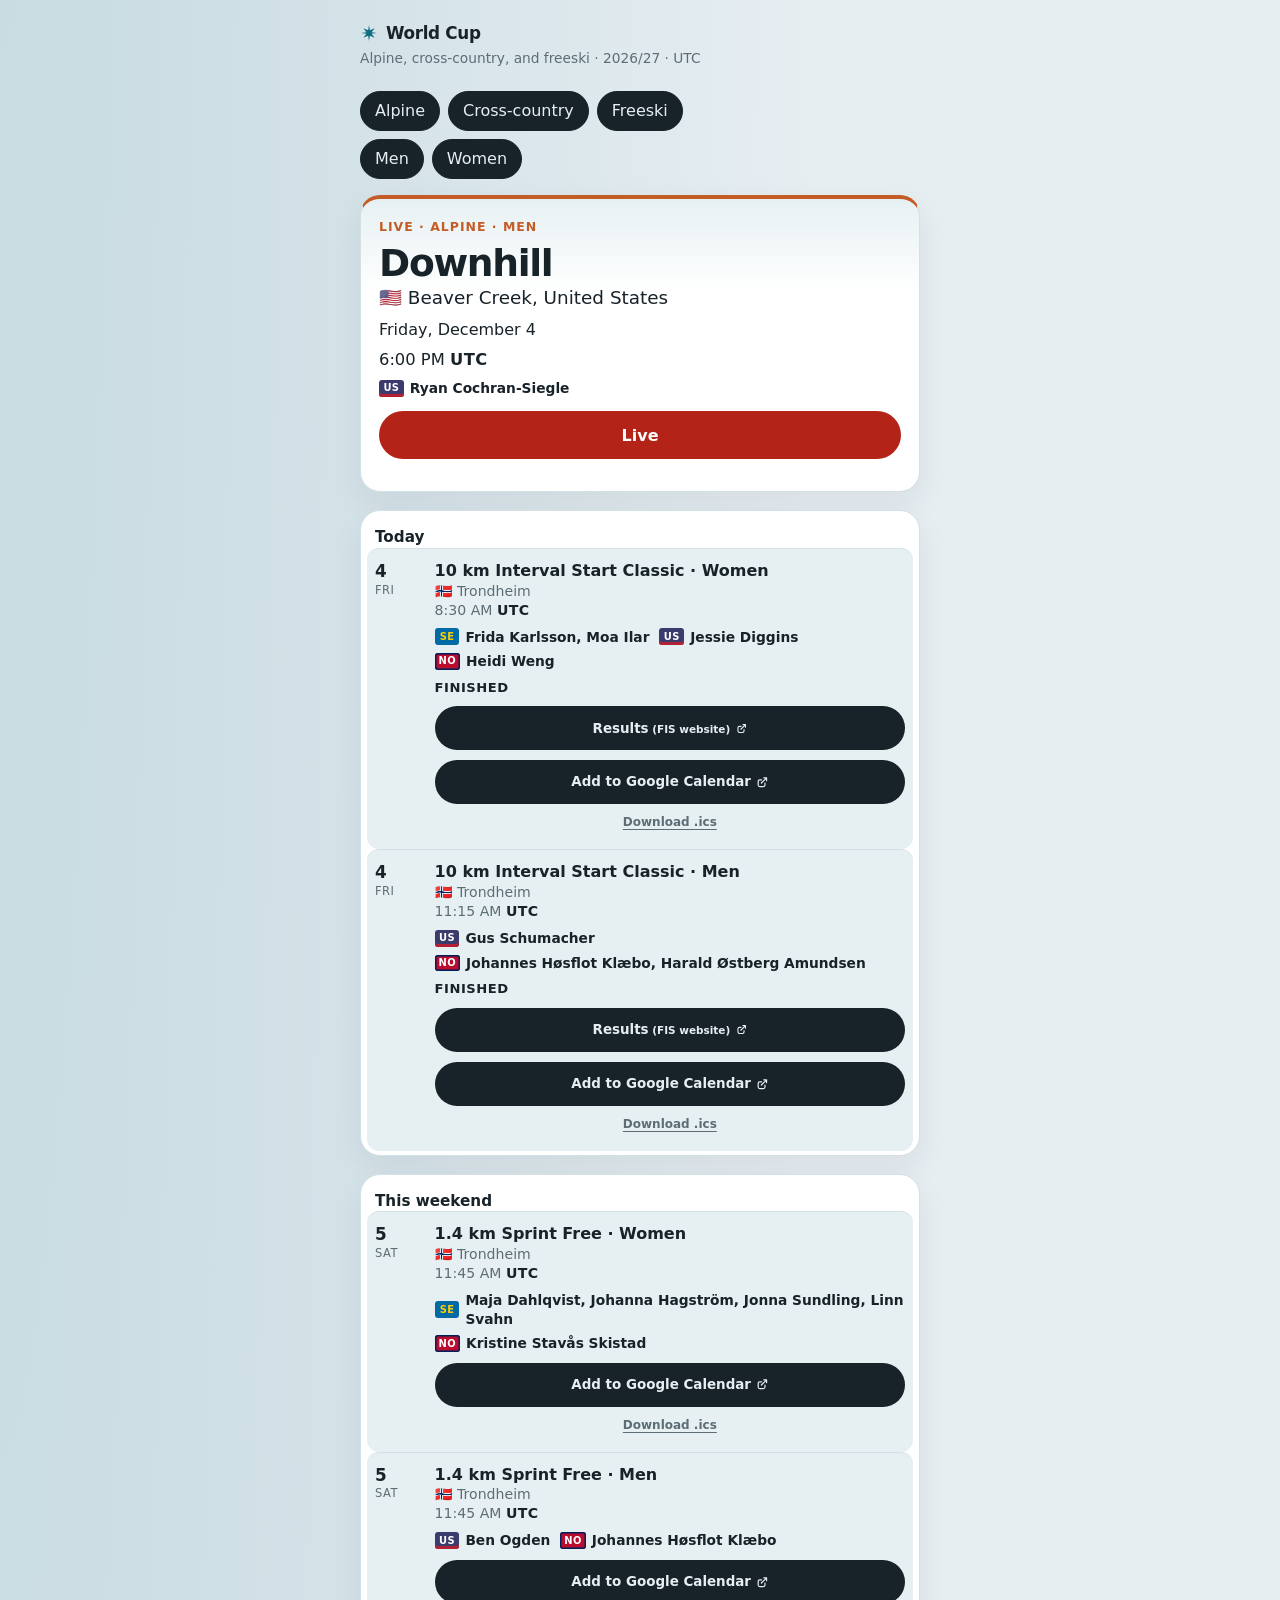
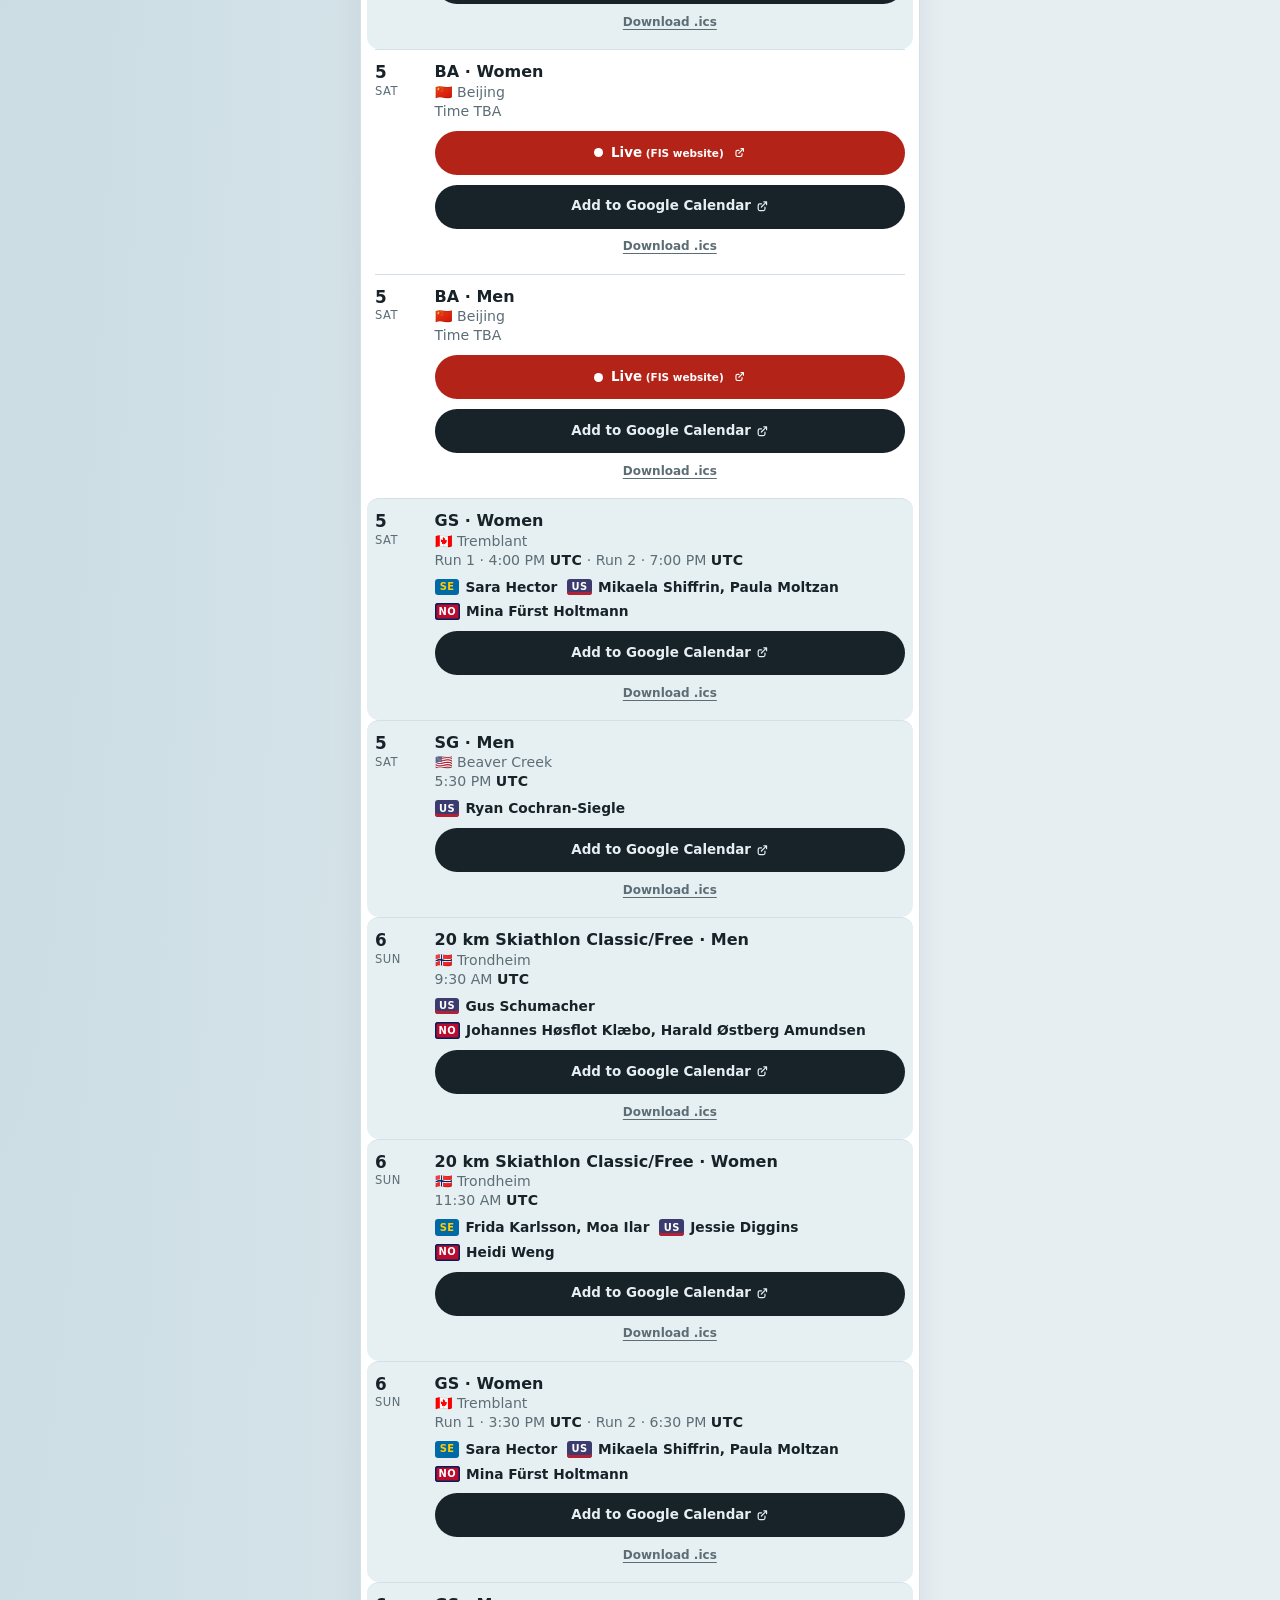
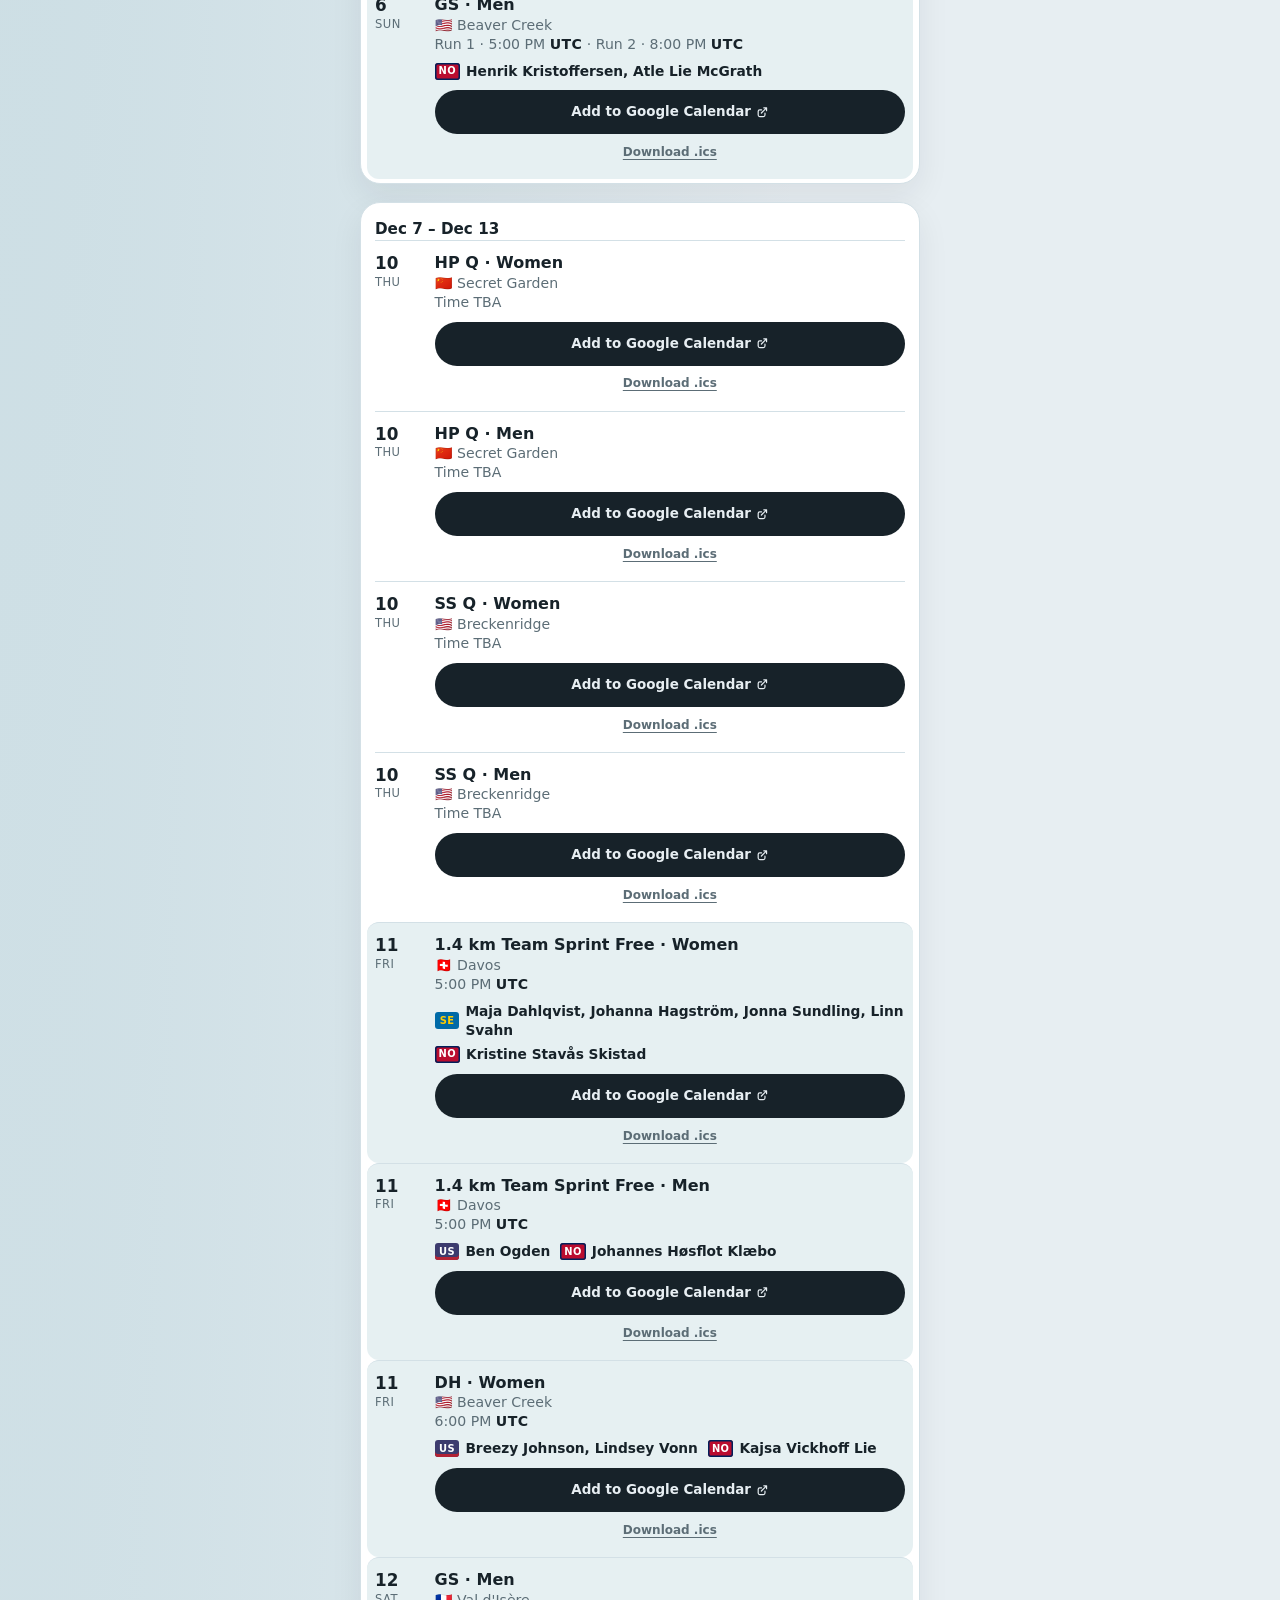
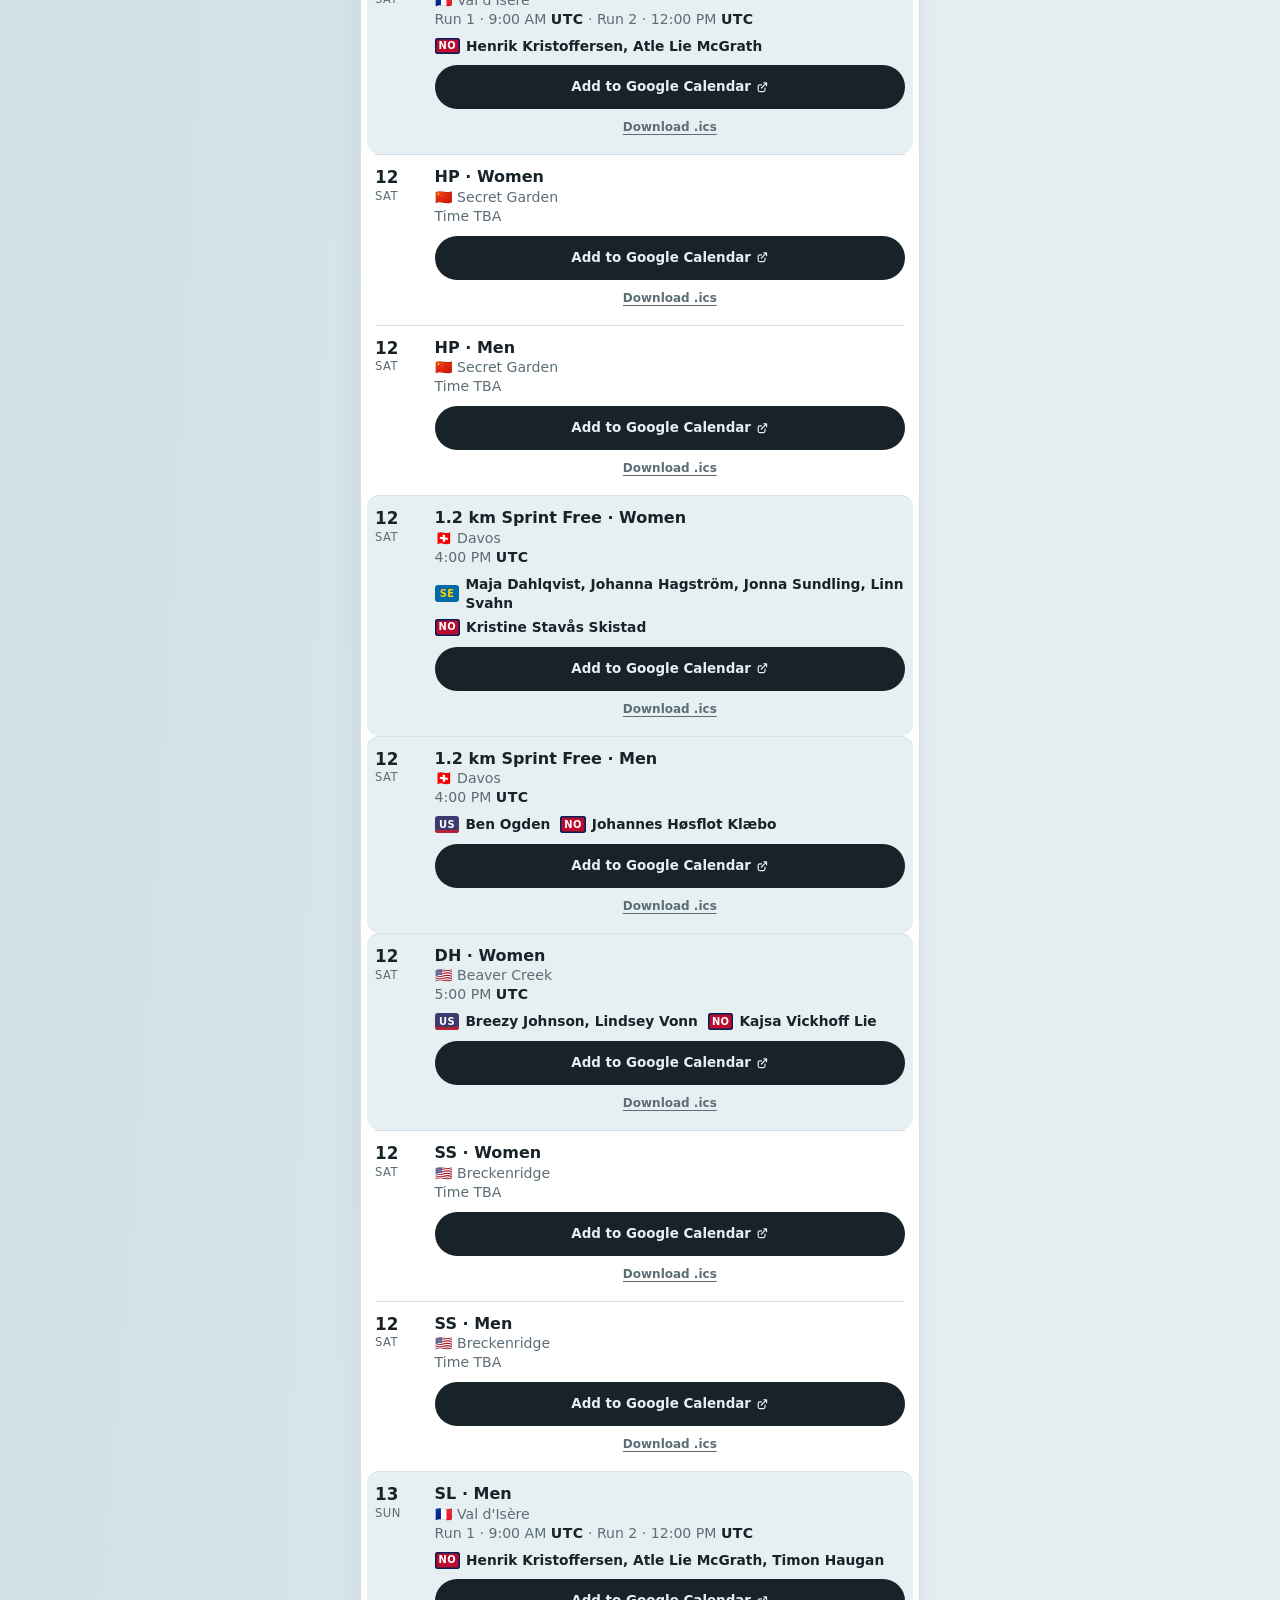
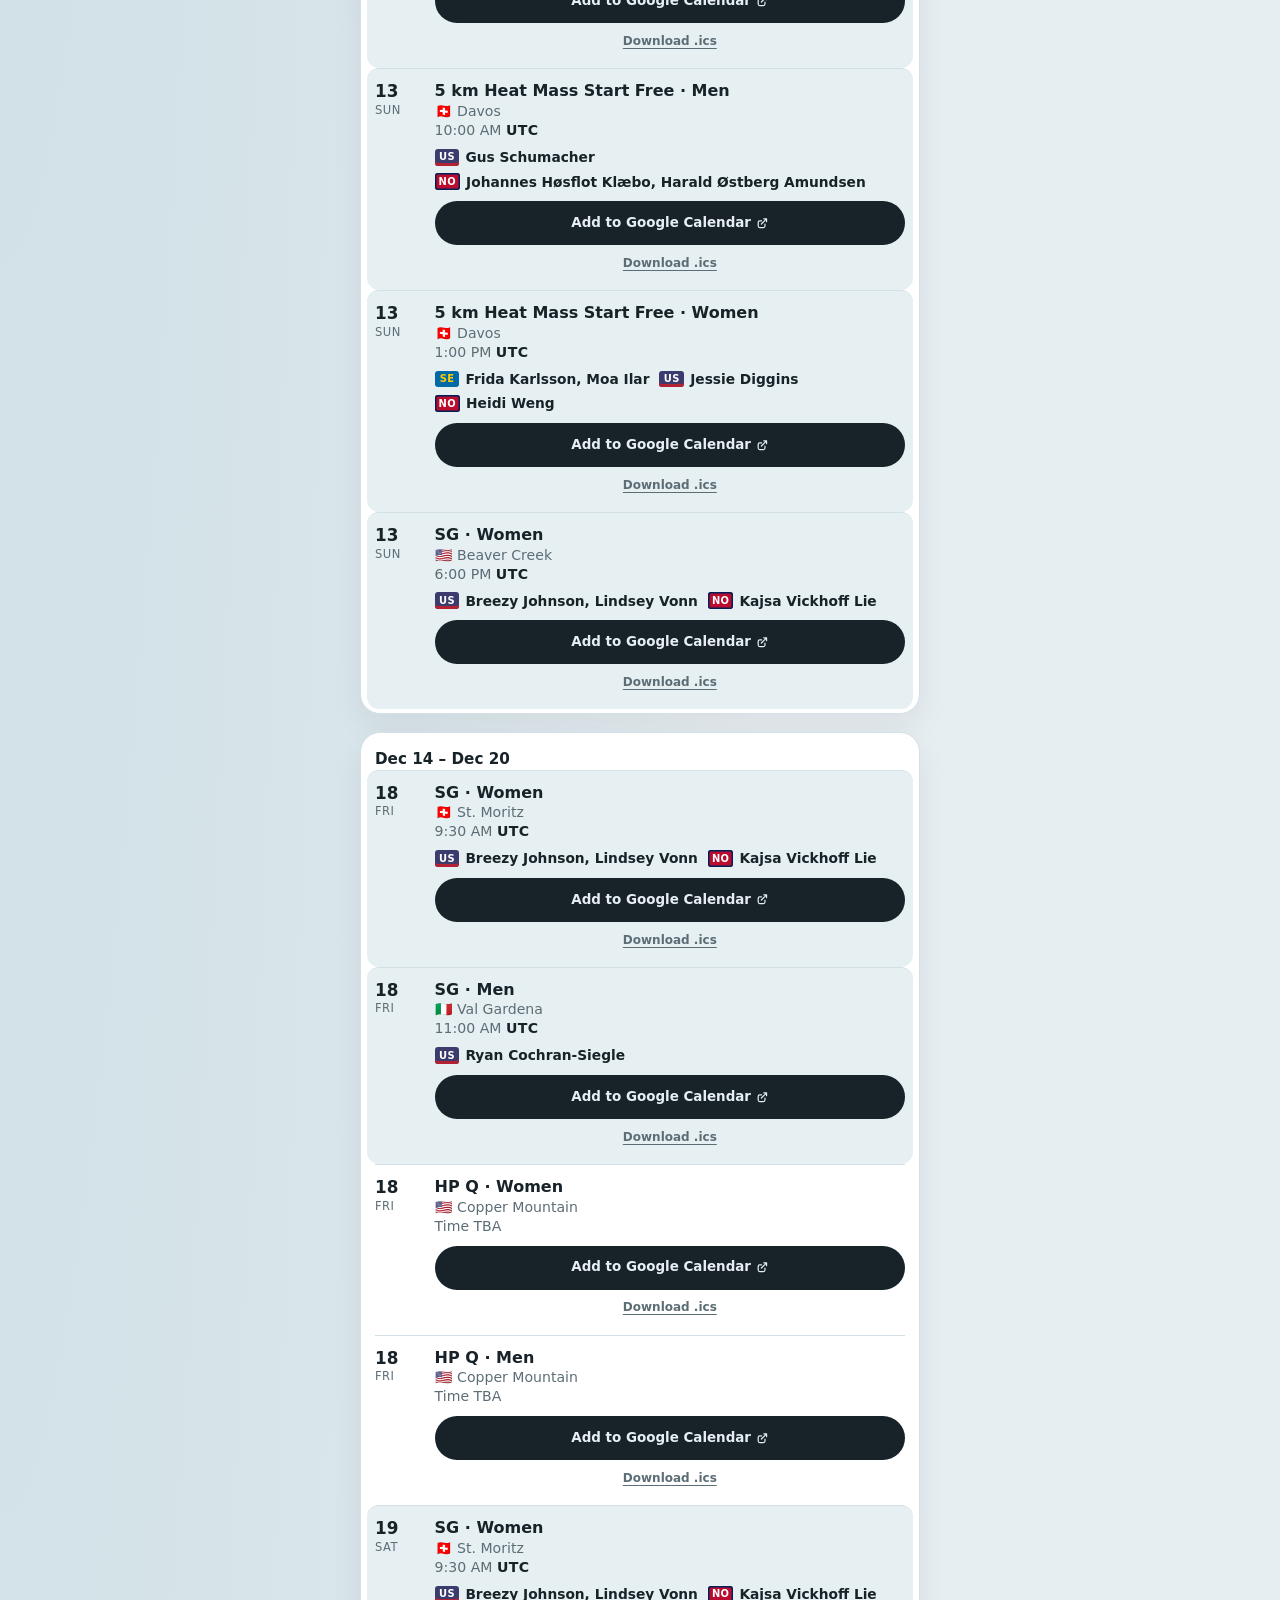
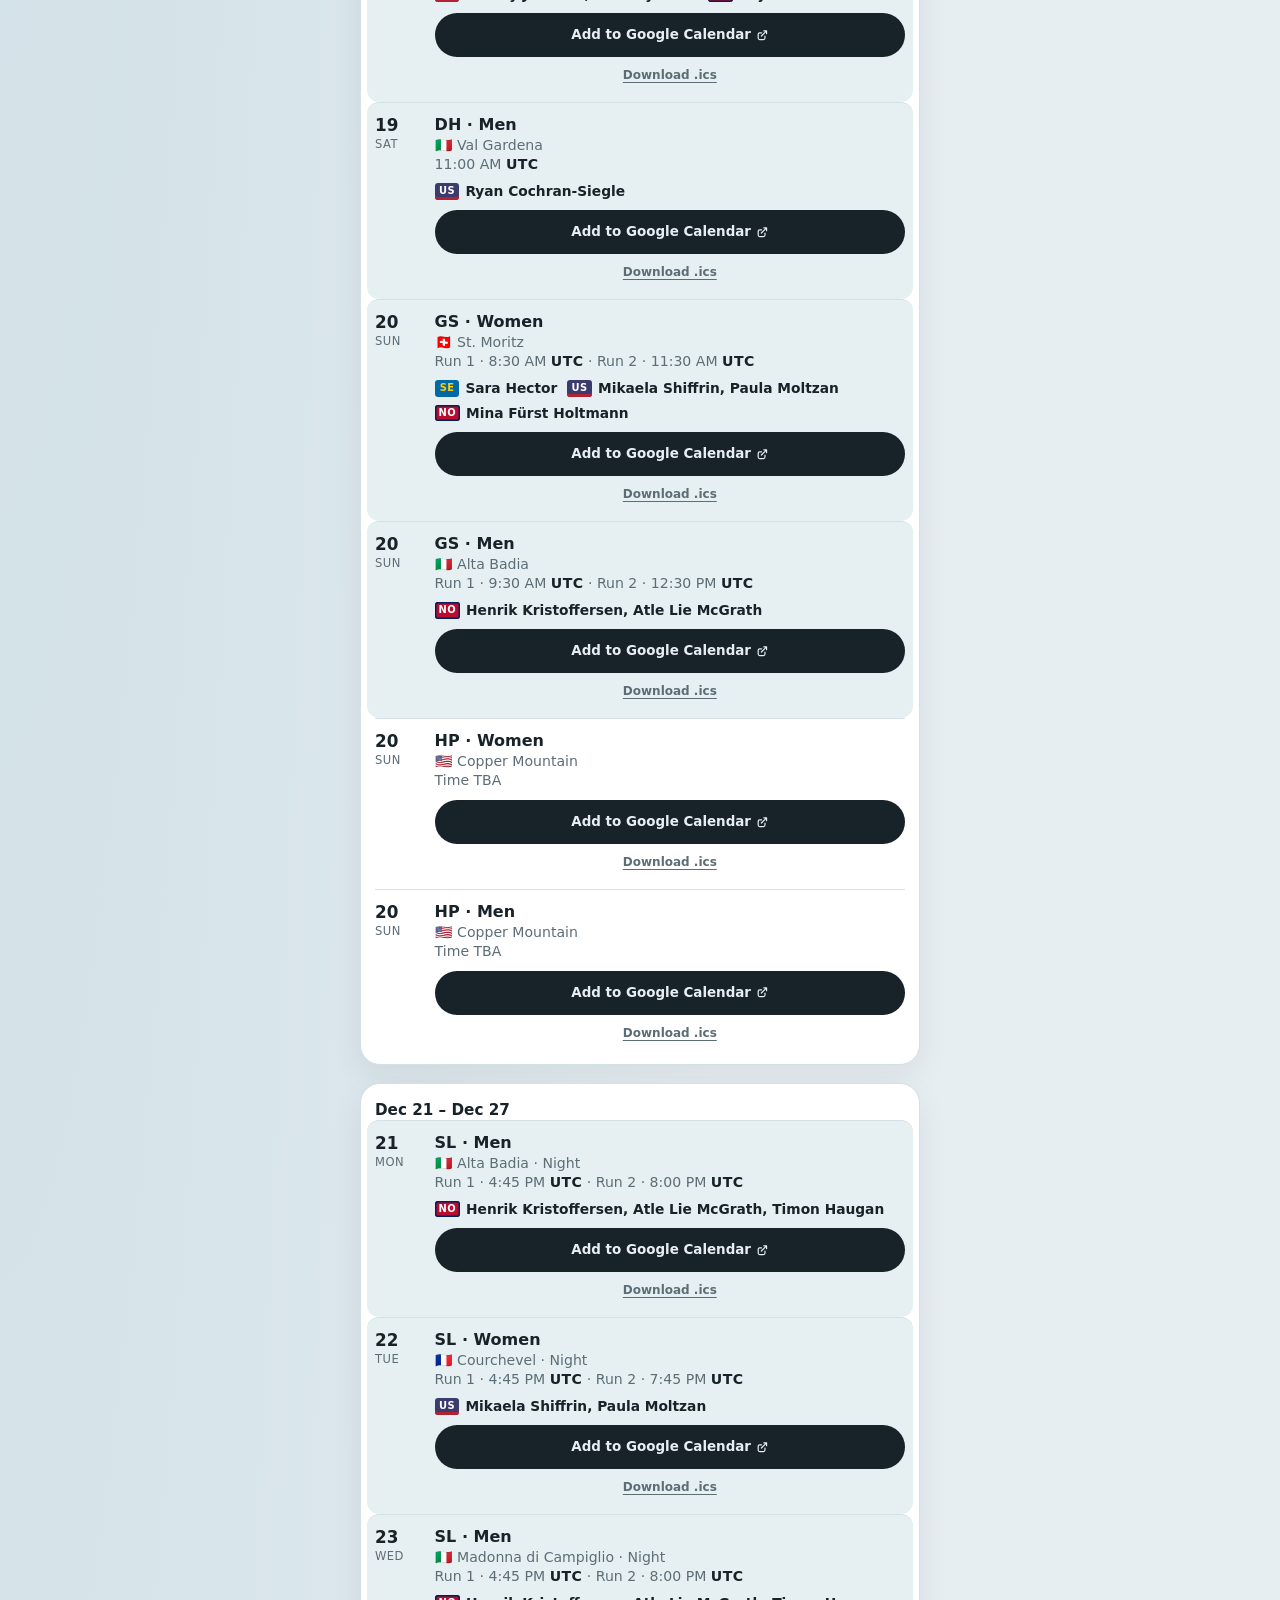
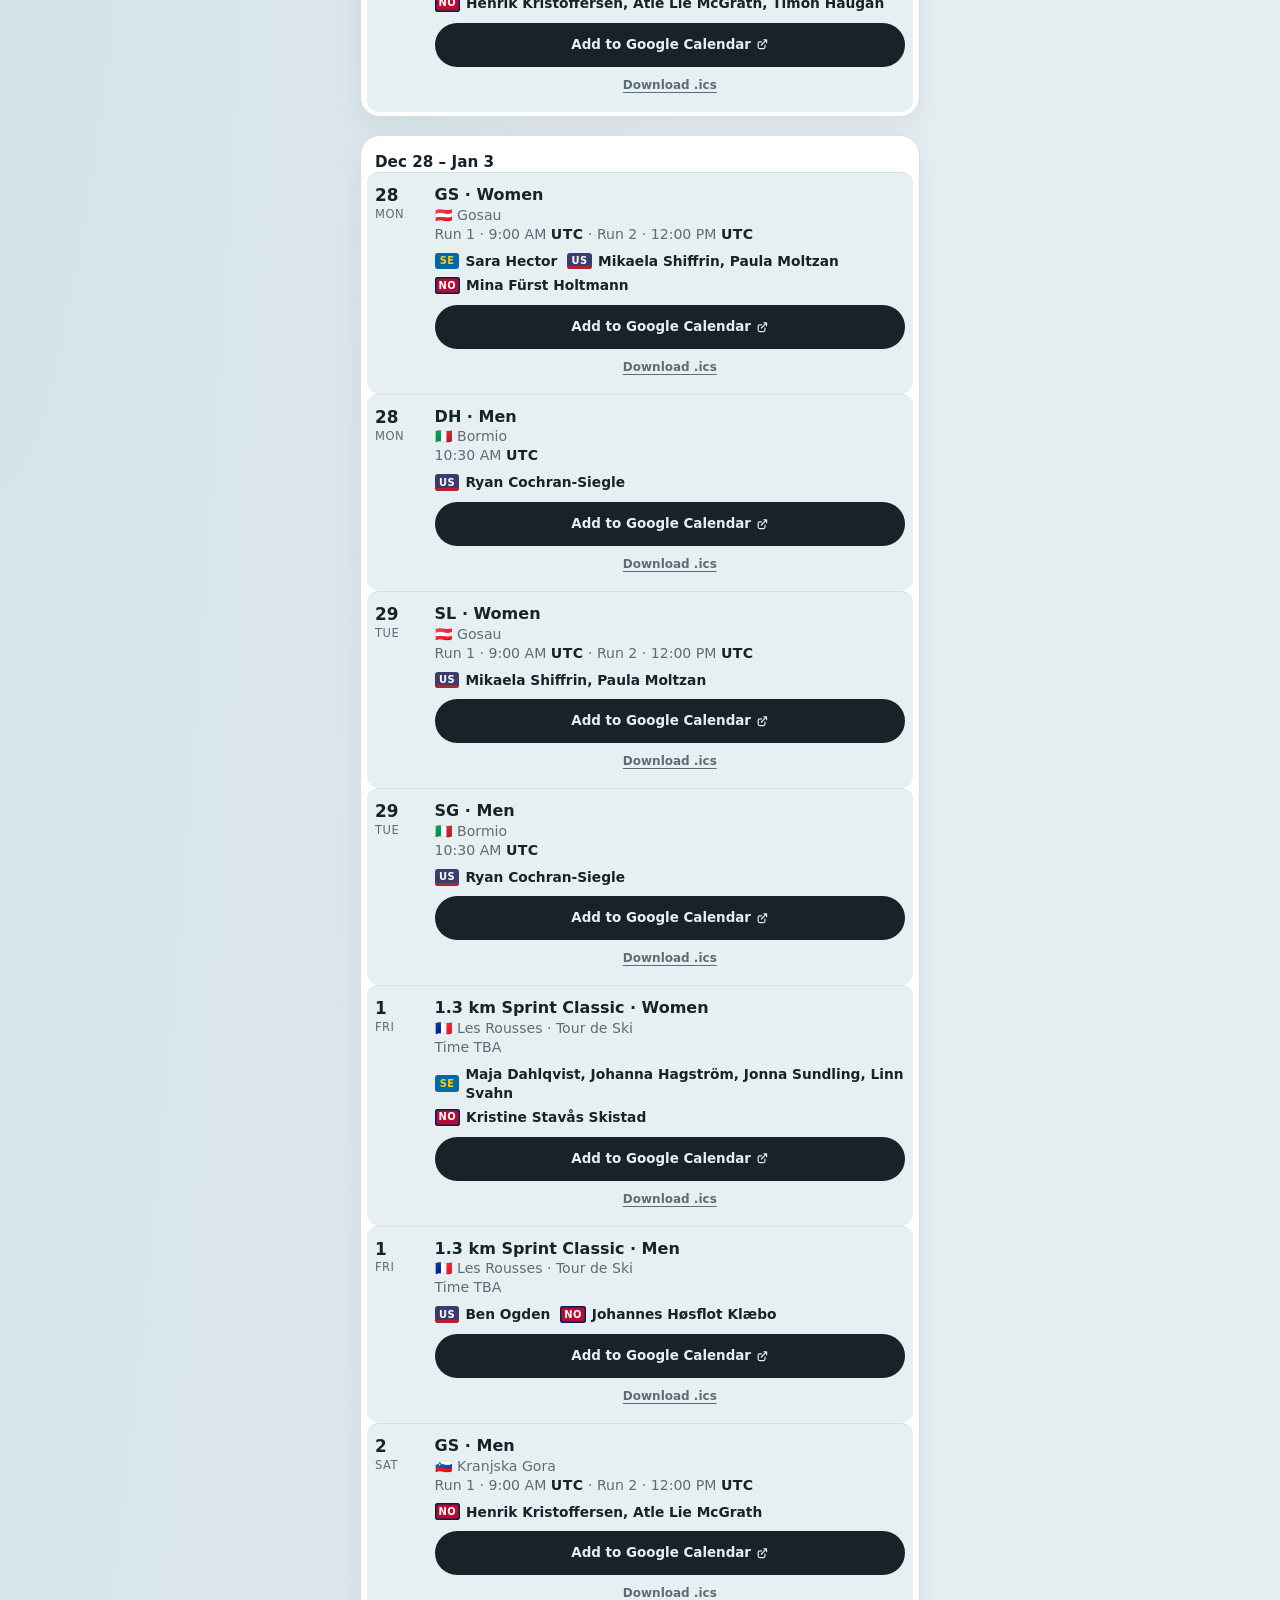
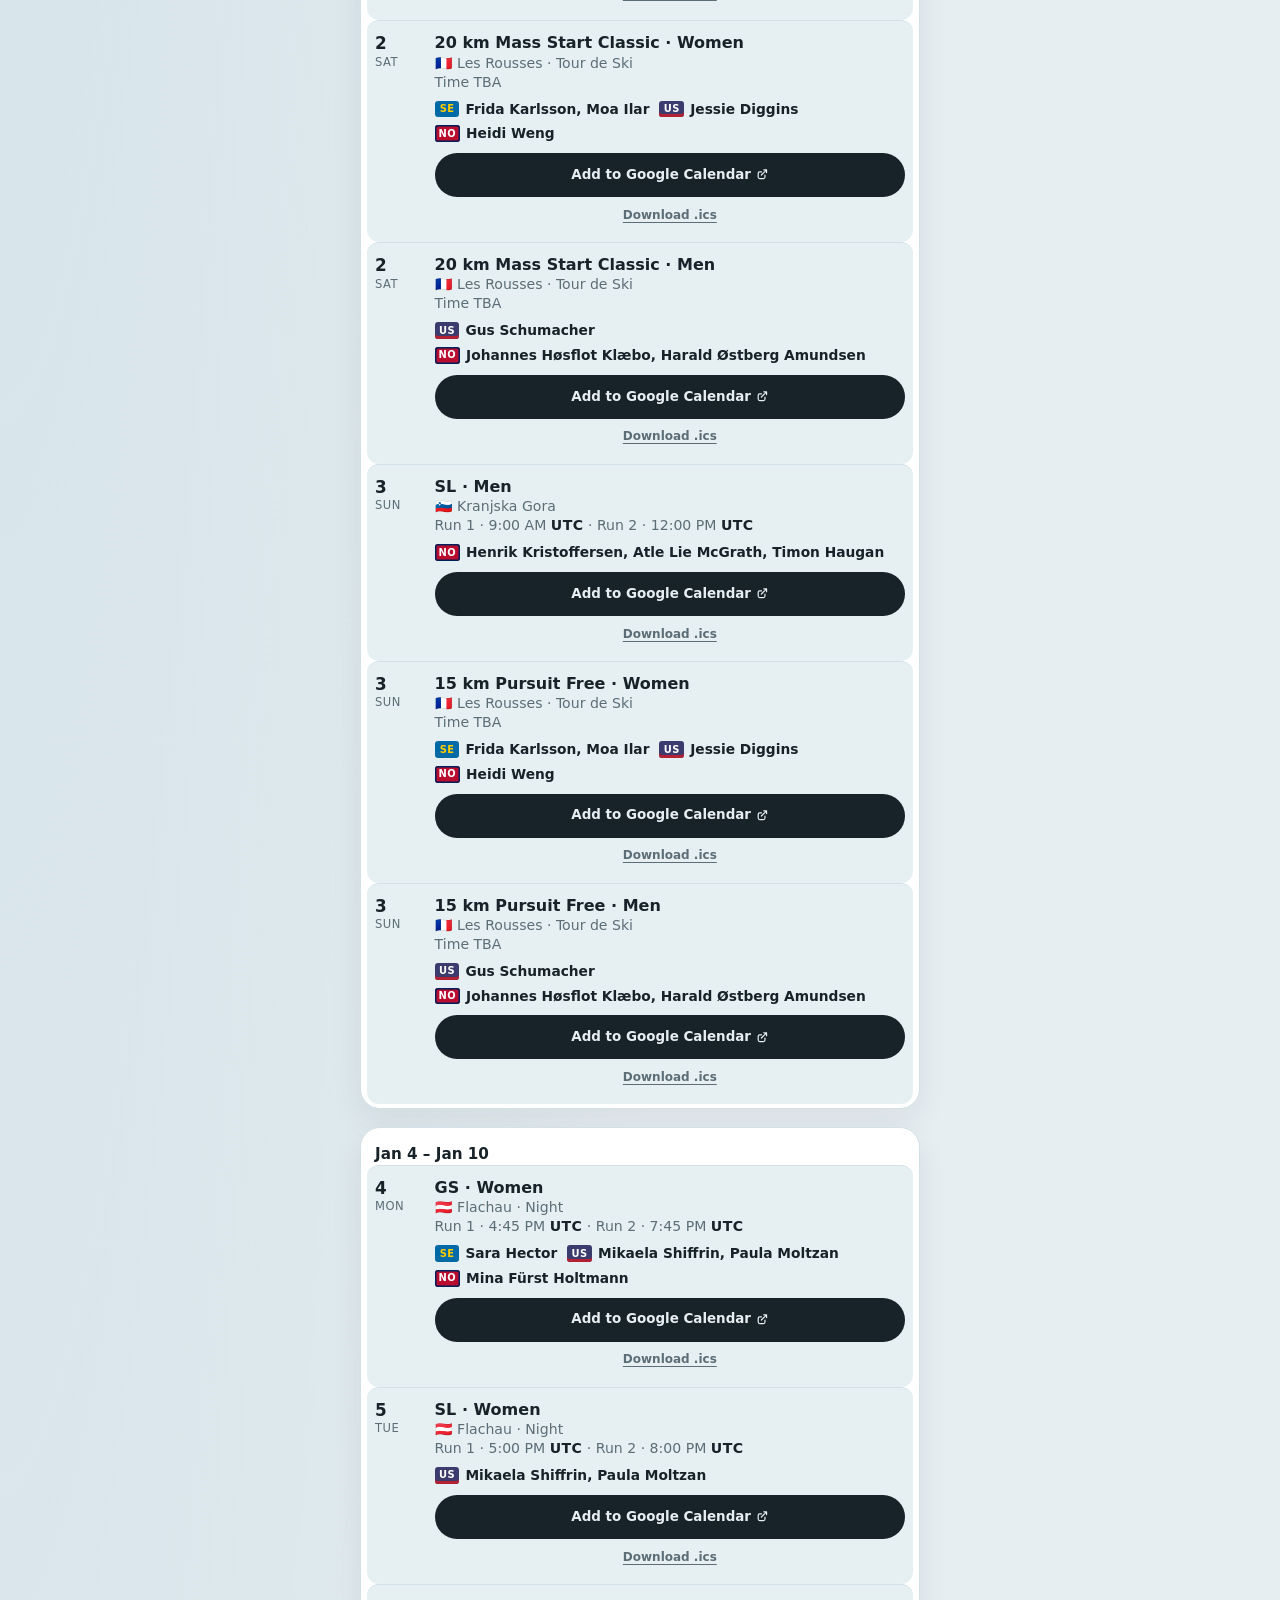
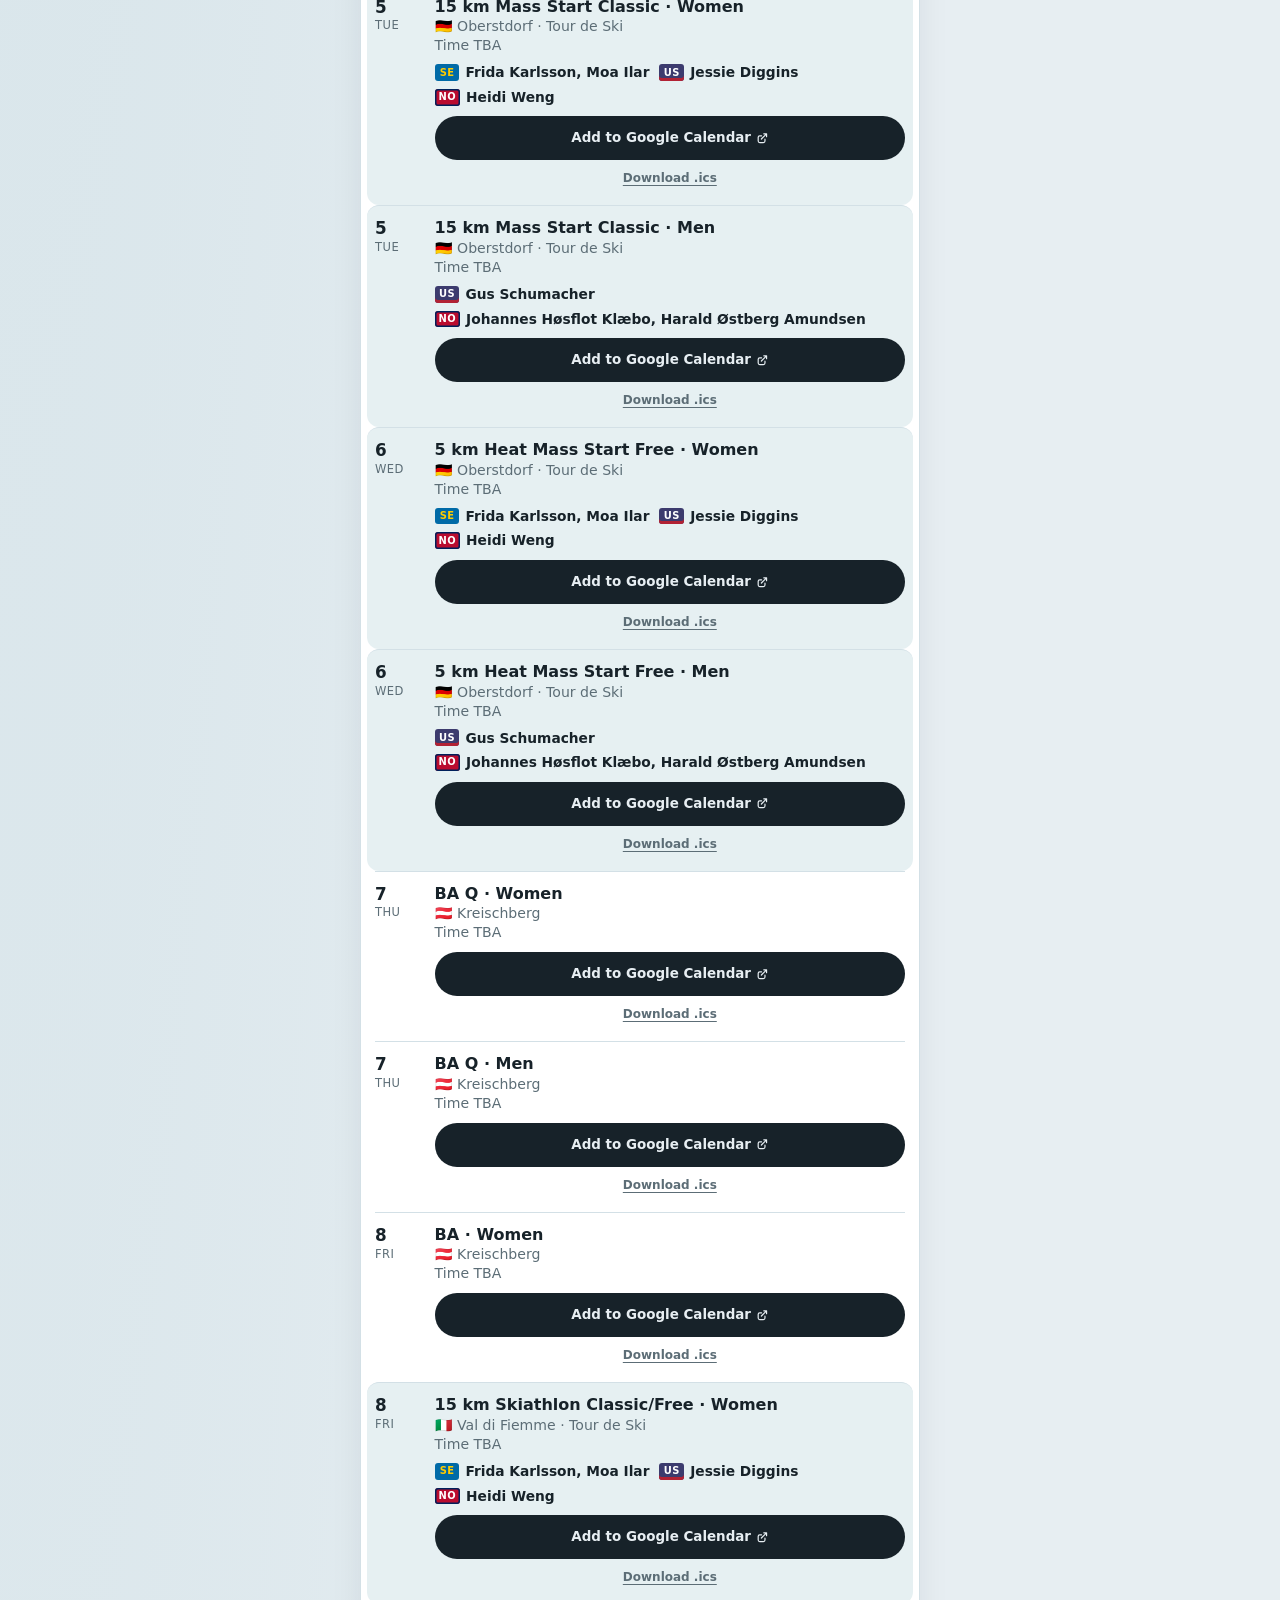
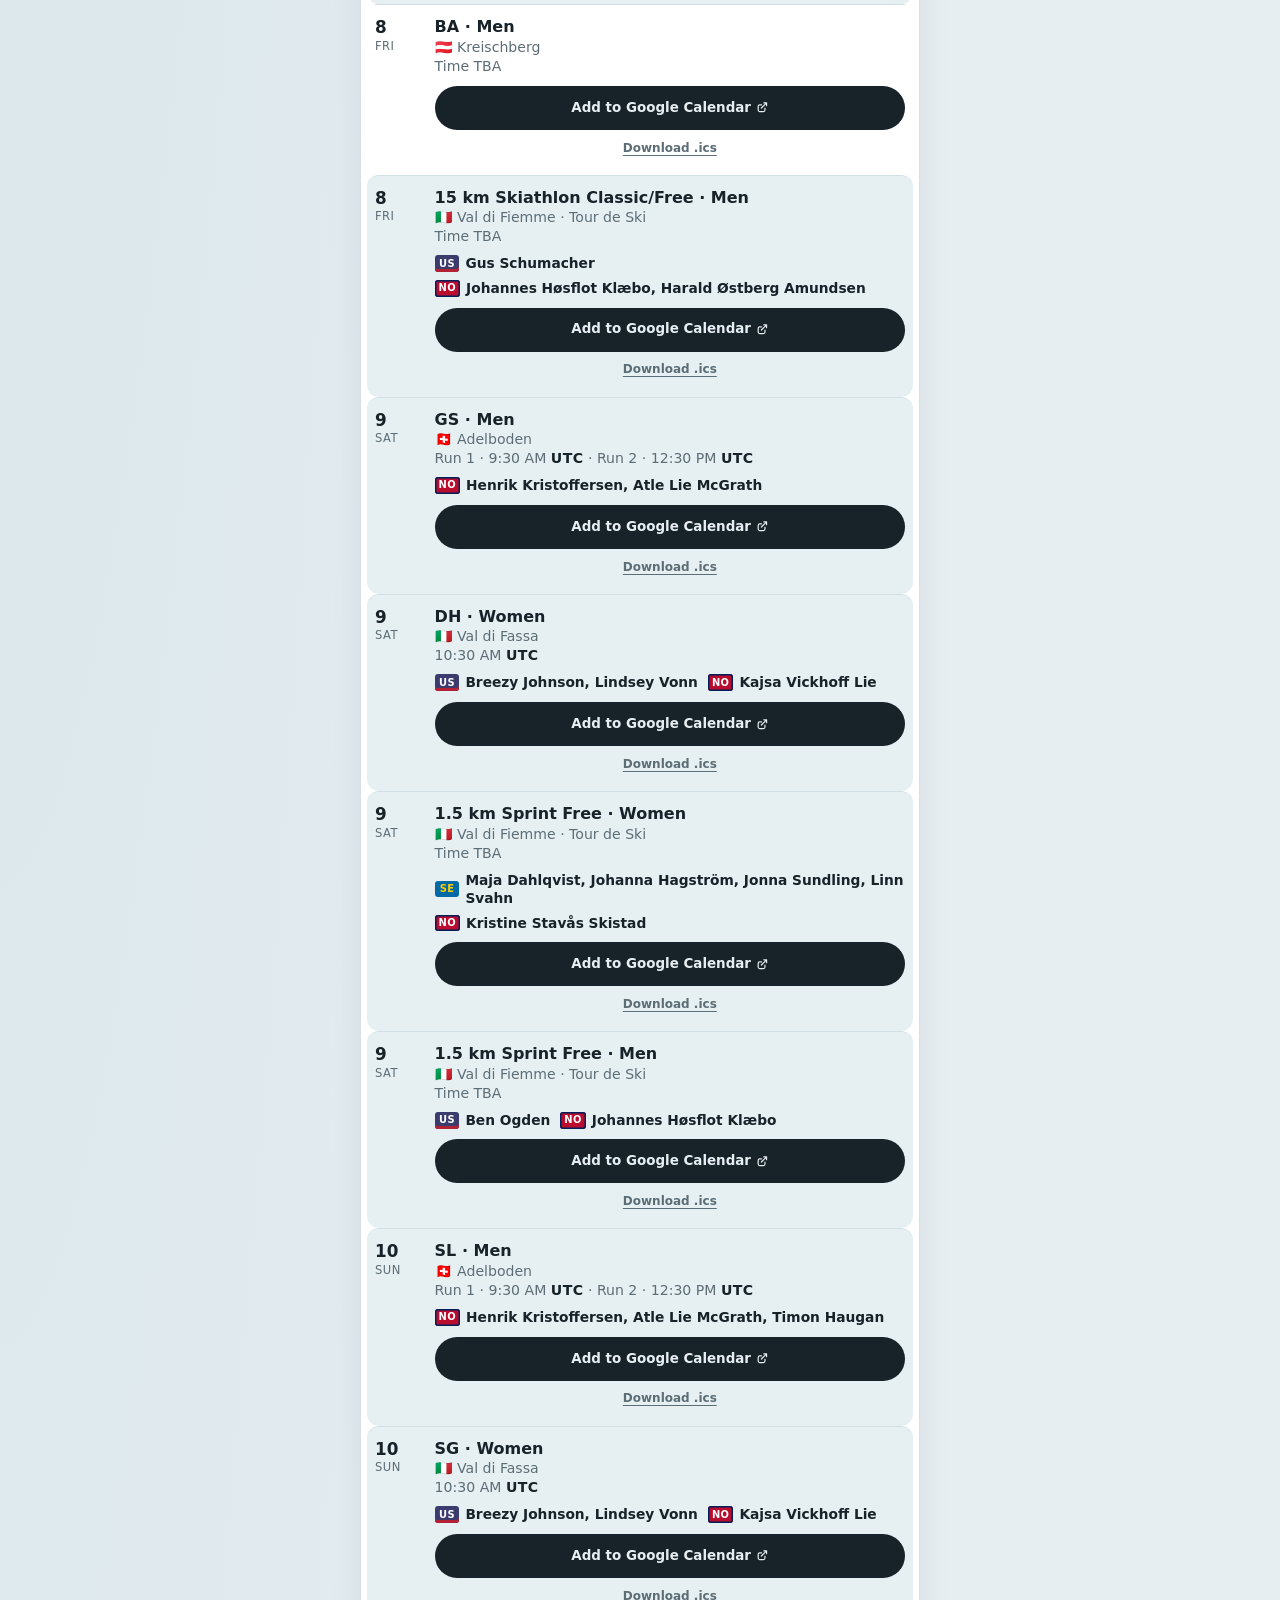
<file: index.html>
<!DOCTYPE html>
<html lang="en">
<head>
  <meta charset="utf-8">
  <meta name="viewport" content="width=device-width, initial-scale=1">
  <title>World Cup · Lake Placid</title>
  <meta name="description" content="The next FIS Alpine, Cross-Country, and Freeski World Cup race, in your time zone.">
  <meta name="theme-color" media="(prefers-color-scheme: light)" content="#e7eef2">
  <meta name="theme-color" media="(prefers-color-scheme: dark)" content="#0e1418">
  <meta name="apple-mobile-web-app-capable" content="yes">
  <meta name="mobile-web-app-capable" content="yes">
  <meta name="apple-mobile-web-app-title" content="World Cup">
  <link rel="manifest" href="manifest.json">
  <link rel="icon" href="icon-192.png" type="image/png">
  <link rel="apple-touch-icon" href="icon-192.png">
  <link rel="stylesheet" href="styles.css">
</head>
<body>
  <header class="top">
    <h1 class="brand">
      <svg class="mark" viewBox="0 0 64 64" aria-hidden="true">
        <path fill="currentColor" d="M32 4l3.2 18.2L52 14.8 41.2 29.2 60 32l-18.8 2.8L52 49.2 35.2 41.8 32 60l-3.2-18.2L12 49.2l10.8-14.4L4 32l18.8-2.8L12 14.8l16.8 7.4z"/>
      </svg>
      World Cup
    </h1>
    <p class="sub">Alpine, cross-country, and freeski · 2026/27 · <span class="tz-name">local time</span></p>
  </header>
  <main>
    <div id="race" hidden></div>
    <p id="preview" class="preview overview" hidden></p>
    <div id="install-hint" class="install overview" hidden>
      <p id="install-copy"></p>
      <button type="button" id="install-go" hidden>Install</button>
      <button type="button" id="install-dismiss">Dismiss</button>
    </div>
    <div class="filters overview">
      <div class="chips" id="sport" role="group" aria-label="Sport">
        <button type="button" data-filter="alpine" aria-pressed="true">Alpine</button>
        <button type="button" data-filter="xc" aria-pressed="true">Cross-country</button>
        <button type="button" data-filter="freeski" aria-pressed="true">Freeski</button>
      </div>
      <div class="chips" id="gender" role="group" aria-label="Gender">
        <button type="button" data-filter="men" aria-pressed="true">Men</button>
        <button type="button" data-filter="women" aria-pressed="true">Women</button>
      </div>
    </div>
    <section id="hero" class="overview" aria-live="polite"><p class="empty">Loading the next race…</p></section>
    <div id="live-strip" class="overview"></div>
    <section id="upcoming" class="overview" aria-label="Upcoming races"></section>
    <div class="past-wrap overview">
      <button type="button" id="past-toggle" aria-expanded="false">Past results</button>
      <section id="past" hidden></section>
    </div>
    <noscript><p class="empty">JavaScript draws the next race and hides the ones already run.</p></noscript>
  </main>
  <footer>
    <details class="how">
      <summary>How this works</summary>
      <p>Clocks follow this device's time zone (<span class="tz-name">local time</span>). Date headings use that zone, so a race can fall on a different calendar date than the FIS date. Dates and start times come from the FIS World Cup calendars and database and are stored in UTC. Time TBA means FIS has not published a start time. Add to Google Calendar opens that race in Google Calendar, in a new tab, at the same UTC start. Download .ics stays on this page for Apple Calendar and uses the same UTC start. Live (FIS website) and Results (FIS website) open the FIS website in a new tab. Live shows from an hour before the start until the race is over, and all day on the venue's calendar day for a cross-country or freeski race with no start time. In that window the overview card shows a Live badge with the leader. Tapping it opens that race on its own page, at a link such as #levi-sl-men, which a refresh keeps open. The race page shows the run and how many are left, who is on course, everyone still to come, and the leader. Results and the TV delay controls sit further down. Sync sets the delay from when the timing first showed that skier on course. -5s and +5s nudge it, Live clears it, and the delay is remembered for 12 hours. A reload shows the last timing immediately, marked with how long ago it updated, instead of a blank hold. Freeski is judged, so that page says so and keeps the link to the FIS site. If the timing relay reports the race finished, the card says Finished instead of Underway. If the relay does not answer, the panel stays hidden, the card stays on the clock, and Live still opens the FIS website. A finished race card shows the podium: a photo when FIS has one, otherwise initials, the winner's time, and the gap for second and third. Under that, the top five of that discipline's World Cup are listed, and Overall switches to the gender's overall cup. A missing photo stays on initials. Finished races stay under Today. On an iPhone, Safari installs the page with Share, then Add to Home Screen. Android and desktop show Install when the browser offers it. Peacock, YouTube, and Outside TV open those sites in a new tab.</p>
    </details>
  </footer>
  <script type="module" src="app.js"></script>
</body>
</html>
</file>
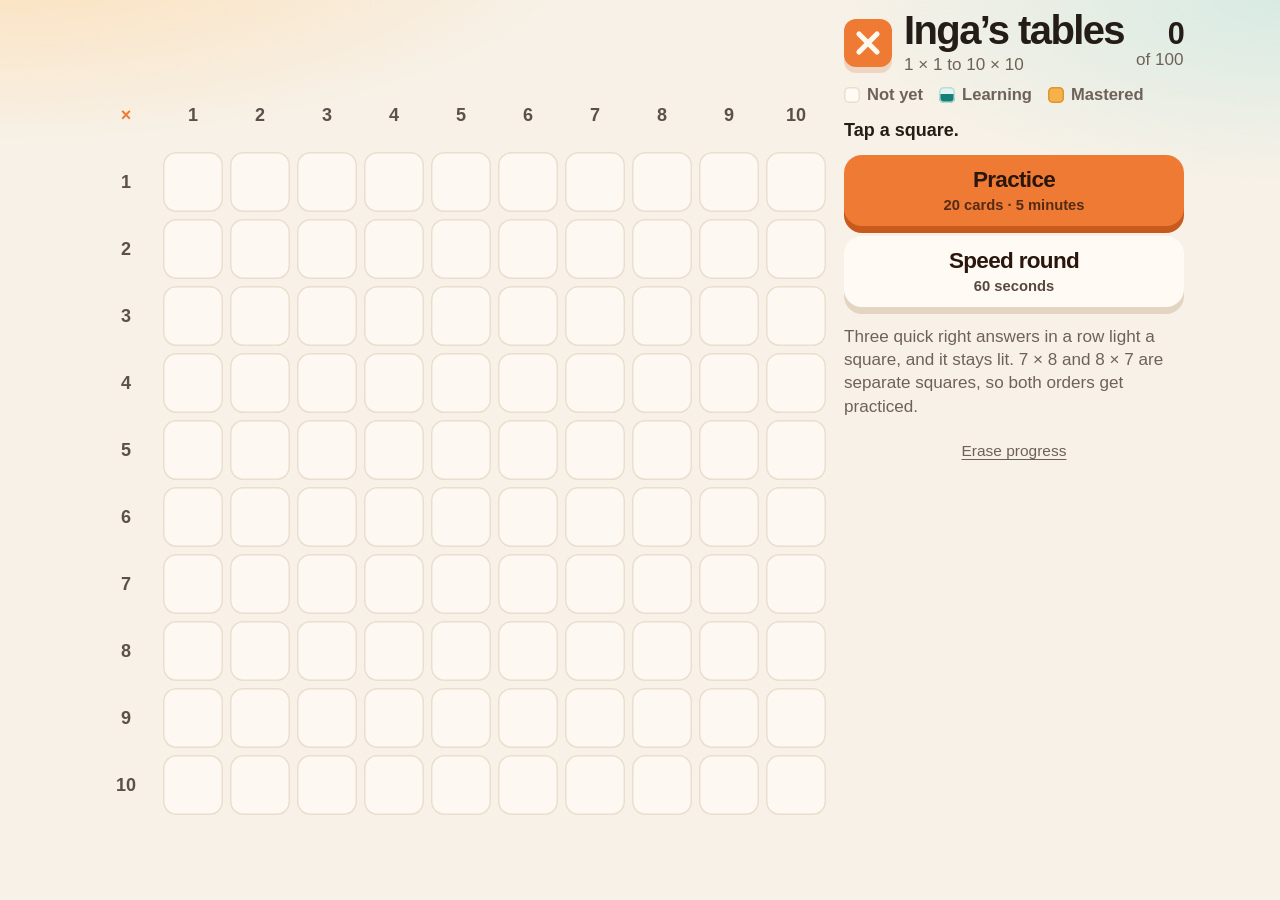
<file: times/index.html>
<!DOCTYPE html>
<html lang="en">
<head>
  <meta charset="utf-8">
  <meta name="viewport" content="width=device-width, initial-scale=1, viewport-fit=cover">
  <title>Inga’s tables</title>
  <meta name="description" content="Practice the times tables from 1×1 to 10×10. Progress stays on this device.">
  <meta name="theme-color" content="#f7f1e7">
  <meta name="color-scheme" content="light">
  <meta name="apple-mobile-web-app-capable" content="yes">
  <meta name="mobile-web-app-capable" content="yes">
  <meta name="apple-mobile-web-app-title" content="Tables">
  <meta name="apple-mobile-web-app-status-bar-style" content="default">
  <link rel="manifest" href="manifest.json">
  <link rel="icon" href="icon-192.png" type="image/png">
  <link rel="apple-touch-icon" href="icon-192.png">
  <link rel="stylesheet" href="styles.css">
</head>
<body>
  <main id="home" class="screen">
    <header class="brand">
      <svg class="mark" viewBox="0 0 64 64" aria-hidden="true">
        <rect width="64" height="64" rx="16" fill="#ee7a34"/>
        <path d="M20 20 L44 44 M44 20 L20 44" stroke="#fff8ef" stroke-width="7" stroke-linecap="round"/>
      </svg>
      <div class="brand-text">
        <h1>Inga’s tables</h1>
        <p>1 × 1 to 10 × 10</p>
      </div>
      <p class="lit"><strong id="lit-num">0</strong> of 100</p>
    </header>

    <div class="board">
      <div id="grid" class="grid" aria-hidden="true"></div>
    </div>
    <p id="grid-summary" class="sr-only"></p>

    <div class="panel">
      <ul class="legend" aria-label="Square colors">
        <li><i class="swatch swatch-new" aria-hidden="true"></i> Not yet</li>
        <li><i class="swatch swatch-learning" aria-hidden="true"></i> Learning</li>
        <li><i class="swatch swatch-mastered" aria-hidden="true"></i> Mastered</li>
      </ul>
      <p id="cell-info" class="cell-info" aria-live="polite">Tap a square.</p>
      <div class="actions">
        <button type="button" class="go" id="start-practice">
          <span class="go-title">Practice</span>
          <span class="go-sub">20 cards · 5 minutes</span>
        </button>
        <button type="button" class="go go-alt" id="start-speed">
          <span class="go-title">Speed round</span>
          <span class="go-sub" id="best-label">60 seconds</span>
        </button>
      </div>
      <p class="why">Three quick right answers in a row light a square, and it stays lit. 7 × 8 and 8 × 7 are separate squares, so both orders get practiced.</p>
      <button type="button" class="quiet" id="open-reset">Erase progress</button>
    </div>
  </main>

  <section id="play" class="screen" hidden>
    <header class="bar">
      <button type="button" class="back" id="play-back"><span aria-hidden="true">‹</span> Grid</button>
      <p class="bar-mid" id="play-count">1 / 20</p>
      <p class="bar-time" id="play-time">5:00</p>
    </header>
    <div class="timerbar" aria-hidden="true"><span id="play-bar"></span></div>
    <div class="play-frame">
      <div class="prompt">
        <h2 class="sr-only">Practice</h2>
        <p id="play-problem" class="problem" aria-live="polite"></p>
        <p id="play-entry" class="entry" aria-hidden="true"></p>
        <div id="play-feedback" class="feedback" aria-live="polite" aria-atomic="true">
          <p id="play-note"></p>
          <p id="play-trick" class="trick" hidden></p>
        </div>
      </div>
      <div class="answer-side">
        <div class="pad" id="play-pad">
          <button type="button" class="key" data-key="1">1</button>
          <button type="button" class="key" data-key="2">2</button>
          <button type="button" class="key" data-key="3">3</button>
          <button type="button" class="key" data-key="4">4</button>
          <button type="button" class="key" data-key="5">5</button>
          <button type="button" class="key" data-key="6">6</button>
          <button type="button" class="key" data-key="7">7</button>
          <button type="button" class="key" data-key="8">8</button>
          <button type="button" class="key" data-key="9">9</button>
          <button type="button" class="key" data-key="del" aria-label="Delete">
            <svg viewBox="0 0 24 24" aria-hidden="true" width="28" height="28">
              <path d="M8 5h12a2 2 0 0 1 2 2v10a2 2 0 0 1-2 2H8l-6-7 6-7z" fill="none" stroke="currentColor" stroke-width="2" stroke-linejoin="round"/>
              <path d="M11 9l6 6M17 9l-6 6" stroke="currentColor" stroke-width="2" stroke-linecap="round"/>
            </svg>
          </button>
          <button type="button" class="key" data-key="0">0</button>
          <button type="button" class="key ok" data-key="ok">OK</button>
        </div>
        <button type="button" class="go" id="play-continue" hidden>Continue</button>
      </div>
    </div>
  </section>

  <section id="sprint" class="screen" hidden>
    <header class="bar">
      <button type="button" class="back" id="speed-back"><span aria-hidden="true">‹</span> Grid</button>
      <p class="bar-mid">
        <span id="speed-score">0 right</span>
        <span class="bar-sub" id="speed-best">First round</span>
      </p>
      <p class="bar-time" id="speed-time">60</p>
    </header>
    <div class="timerbar" aria-hidden="true"><span id="speed-bar"></span></div>
    <div class="play-frame">
      <div class="prompt">
        <h2 class="sr-only">Speed round</h2>
        <p id="speed-problem" class="problem" aria-live="polite"></p>
        <p id="speed-entry" class="entry" aria-hidden="true"></p>
        <p id="speed-note" class="feedback" aria-live="polite"></p>
        <p id="speed-hint" class="hint" hidden>It checks itself when the number is complete.</p>
      </div>
      <div class="answer-side">
        <div class="pad" id="speed-pad">
          <button type="button" class="key" data-key="1">1</button>
          <button type="button" class="key" data-key="2">2</button>
          <button type="button" class="key" data-key="3">3</button>
          <button type="button" class="key" data-key="4">4</button>
          <button type="button" class="key" data-key="5">5</button>
          <button type="button" class="key" data-key="6">6</button>
          <button type="button" class="key" data-key="7">7</button>
          <button type="button" class="key" data-key="8">8</button>
          <button type="button" class="key" data-key="9">9</button>
          <button type="button" class="key" data-key="del" aria-label="Delete">
            <svg viewBox="0 0 24 24" aria-hidden="true" width="28" height="28">
              <path d="M8 5h12a2 2 0 0 1 2 2v10a2 2 0 0 1-2 2H8l-6-7 6-7z" fill="none" stroke="currentColor" stroke-width="2" stroke-linejoin="round"/>
              <path d="M11 9l6 6M17 9l-6 6" stroke="currentColor" stroke-width="2" stroke-linecap="round"/>
            </svg>
          </button>
          <button type="button" class="key" data-key="0">0</button>
          <button type="button" class="key ok" data-key="ok">OK</button>
        </div>
      </div>
    </div>
  </section>

  <section id="summary" class="screen" hidden>
    <div class="summary-card">
      <p id="sum-kicker" class="kicker"></p>
      <h2 id="sum-title" tabindex="-1"></h2>
      <p id="sum-detail"></p>
      <p id="sum-extra" hidden></p>
      <div class="actions">
        <button type="button" class="go" id="sum-again">Another round</button>
        <button type="button" class="go go-alt" id="sum-home">Back to the grid</button>
      </div>
    </div>
  </section>

  <div id="celebrate" class="celebrate" hidden>
    <div class="celebrate-card" role="dialog" aria-modal="true" aria-labelledby="celebrate-title">
      <p id="celebrate-kicker" class="kicker"></p>
      <h2 id="celebrate-title"></h2>
      <p id="celebrate-sub"></p>
      <div id="celebrate-row" class="mini-row" hidden></div>
      <button type="button" class="go" id="celebrate-go">Keep going</button>
    </div>
  </div>

  <dialog id="reset-dialog" aria-labelledby="reset-title">
    <h2 id="reset-title">Erase everything on this device?</h2>
    <p id="reset-copy">This clears the squares, what practice remembers, and the speed-round best.</p>
    <button type="button" class="hold" id="reset-hold"><span>Hold to erase</span></button>
    <button type="button" class="go" id="reset-cancel" autofocus>Keep my squares</button>
  </dialog>

  <noscript><p class="why">Inga’s tables needs JavaScript. Progress is saved on this device only.</p></noscript>
  <script type="module" src="app.js"></script>
</body>
</html>
</file>
<file: styles.css>
:root {
  color-scheme: light;
  --bg: #e7eef2;
  --paper: #ffffff;
  --ink: #172229;
  --muted: #5c6d76;
  --line: #d3e0e6;
  --accent: #0e6d82;
  --live: #c45c26;
  --spot: rgba(14, 109, 130, 0.1);
  --shadow: 0 12px 32px rgba(23, 34, 41, 0.07);
}
@media (prefers-color-scheme: dark) {
  :root {
    color-scheme: dark;
    --bg: #0e1418;
    --paper: #182229;
    --ink: #e8f1f4;
    --muted: #9aafb8;
    --line: #2c3d48;
    --accent: #8fd0de;
    --live: #f0a06a;
    --spot: rgba(143, 208, 222, 0.14);
    --shadow: 0 12px 32px rgba(0, 0, 0, 0.35);
  }
}
* { box-sizing: border-box; }
html { -webkit-text-size-adjust: 100%; }
body {
  margin: 0;
  font-family: system-ui, -apple-system, "Segoe UI", Roboto, sans-serif;
  background:
    radial-gradient(ellipse at 0 -10%, rgba(14, 109, 130, 0.16), transparent 46%),
    var(--bg);
  color: var(--ink);
  line-height: 1.35;
}
main, .top, footer { width: min(560px, calc(100% - 28px)); margin-inline: auto; }
.top { padding: 22px 0 8px; }
.brand {
  display: flex; align-items: center; gap: 8px;
  margin: 0; font-size: 1.05rem; font-weight: 700; letter-spacing: -0.02em;
}
.mark { width: 18px; height: 18px; color: var(--accent); }
.sub { margin: 4px 0 0; color: var(--muted); font-size: 0.86rem; }
.install:not([hidden]) {
  display: flex; flex-wrap: wrap; align-items: center; gap: 8px 10px;
  margin: 12px 0 0; padding: 10px 12px;
  background: var(--paper); border: 1px solid var(--line); border-radius: 16px;
  box-shadow: var(--shadow);
}
.install p { margin: 0; flex: 1 1 12rem; font-size: 0.9rem; }
#install-go {
  font: inherit; font-weight: 800; color: var(--bg); background: var(--ink);
  border: 0; border-radius: 999px; min-height: 44px; padding: 8px 16px; cursor: pointer;
}
#install-dismiss {
  font: inherit; font-weight: 650; color: var(--muted); background: transparent;
  border: 0; min-height: 44px; padding: 8px 10px; cursor: pointer;
}
.filters { display: flex; flex-direction: column; gap: 8px; margin: 16px 0; }
.chips { display: flex; flex-wrap: wrap; gap: 8px; }
.chips button, #past-toggle {
  font: inherit; color: inherit; background: transparent;
  border: 1px solid var(--line); border-radius: 999px;
  min-height: 40px; padding: 6px 14px; cursor: pointer;
}
.chips button[aria-pressed="true"] {
  background: var(--ink); color: var(--bg); border-color: var(--ink);
}
button:focus-visible, a:focus-visible { outline: 2px solid var(--accent); outline-offset: 2px; }
.hero, .group, .past-card {
  background: var(--paper); border: 1px solid var(--line); border-radius: 20px;
  box-shadow: var(--shadow);
}
.hero { padding: 20px 18px 16px; border-top: 4px solid var(--accent); }
.hero.live { border-top-color: var(--live); }
.hero.featured {
  background:
    linear-gradient(180deg, var(--spot), transparent 92px),
    var(--paper);
}
.kicker {
  margin: 0; color: var(--accent); font-size: 0.78rem; font-weight: 700;
  letter-spacing: 0.08em; text-transform: uppercase;
}
.hero.live .kicker { color: var(--live); }
.hero h2 { margin: 8px 0 4px; font-size: 2.35rem; line-height: 1.02; letter-spacing: -0.035em; }
.venue { margin: 0; font-size: 1.15rem; }
.when, .times { margin: 8px 0 0; }
.times { font-size: 1.02rem; }
.zone { font-weight: 700; letter-spacing: 0.03em; color: var(--ink); }
.times.runs { display: flex; flex-wrap: wrap; column-gap: 14px; row-gap: 2px; }
.times .sep, .clock .sep { color: var(--muted); }
.countdown {
  margin: 14px 0 0; font-size: 1.65rem; font-weight: 700; letter-spacing: -0.03em;
  font-variant-numeric: tabular-nums;
}
.countdown.long { font-size: 1.2rem; letter-spacing: -0.02em; }
.watch {
  margin: 12px 0 0; padding-top: 12px; border-top: 1px solid var(--line);
  color: var(--muted); font-size: 0.92rem;
}
.tags { display: flex; flex-wrap: wrap; gap: 6px; margin-top: 10px; }
.tag {
  font-size: 0.75rem; font-weight: 700; letter-spacing: 0.04em; text-transform: uppercase;
  border: 1px solid var(--line); border-radius: 999px; padding: 3px 8px; color: var(--muted);
}
.watch .ext, .fis {
  color: var(--accent);
  font-weight: 650;
  text-underline-offset: 2px;
  white-space: nowrap;
}
.ext-icon {
  width: 0.85em; height: 0.85em; margin-left: 0.16em;
  vertical-align: -0.12em; display: inline-block; flex: none;
}
.ext-label { white-space: nowrap; }
.ext-where { font-weight: 650; letter-spacing: 0; text-transform: none; }
.group { margin-top: 18px; padding: 8px 14px 4px; }
.group h3 { margin: 8px 0 0; font-size: 0.95rem; }
.contenders {
  display: flex; flex-wrap: wrap; align-items: center; gap: 6px 10px; margin-top: 8px;
}
.pair {
  display: inline-flex; align-items: center; gap: 6px;
  max-width: 100%; min-width: 0;
}
.contenders .names { font-size: 0.86rem; font-weight: 600; min-width: 0; }
.badge {
  display: inline-flex; align-items: center; justify-content: center;
  min-width: 1.55rem; height: 1.05rem; padding: 0 4px; border-radius: 3px;
  font-size: 0.62rem; font-weight: 800; letter-spacing: 0.04em; line-height: 1;
}
.badge.se { background: #006aa7; color: #fecc00; }
.badge.us { background: #3c3b6e; color: #fff; box-shadow: inset 0 -3px 0 #b22234; }
.badge.no { background: #ba0c2f; color: #fff; box-shadow: inset 0 0 0 1.5px #00205b; }
.race.featured, .past-card.featured { background: var(--spot); }
.race.featured { border-radius: 12px; margin-inline: -8px; padding-inline: 8px; }
.cals { display: flex; flex-direction: column; align-items: stretch; margin-top: 10px; gap: 2px; }
.gcal {
  display: flex; align-items: center; justify-content: center; gap: 0.15rem;
  min-height: 44px; padding: 8px 14px; border-radius: 999px;
  background: var(--ink); color: var(--bg);
  font: inherit; font-size: 0.92rem; font-weight: 700; text-align: center;
  text-decoration: none;
}
.gcal .ext-icon { width: 0.95em; height: 0.95em; }
.hero .gcal, .past-card .gcal { min-height: 48px; }
.ics {
  align-self: center;
  font: inherit; font-size: 0.75rem; font-weight: 600; color: var(--muted);
  background: transparent; border: 0; min-height: 32px; padding: 4px 8px;
  cursor: pointer; text-decoration: underline; text-underline-offset: 3px;
}
.live-link {
  display: inline-flex; align-items: center; justify-content: center; gap: 8px;
  margin-top: 10px; min-height: 44px; padding: 8px 14px; border-radius: 999px;
  background: #b42318; color: #fff; font-size: 0.95rem; font-weight: 800;
  letter-spacing: 0; text-decoration: none; text-transform: none; line-height: 1.15;
}
.hero .live-link, .past-card .live-link, .live-card .live-link,
.hero .results-link, .past-card .results-link {
  display: flex; width: 100%; min-height: 48px; margin-top: 14px;
}
.results-link {
  display: inline-flex; align-items: center; justify-content: center; gap: 0.2rem;
  margin-top: 10px; min-height: 44px; padding: 8px 14px; border-radius: 999px;
  background: var(--ink); color: var(--bg); font-size: 0.95rem; font-weight: 800;
  letter-spacing: 0; text-decoration: none; text-transform: none; line-height: 1.15;
}
.live-link .ext-where, .results-link .ext-where { font-size: 0.78em; font-weight: 700; }
.race .results-link, .race .live-link, .race .gcal {
  display: flex; width: 100%; max-width: 100%; justify-content: center;
  font-size: 0.84rem; padding-inline: 10px;
}
.finished { margin-top: 8px; font-weight: 800; letter-spacing: 0.04em; text-transform: uppercase; font-size: 0.82rem; }
.live-card {
  margin-top: 14px; padding: 14px 16px 16px;
  background: var(--paper); border: 1px solid var(--line); border-top: 4px solid var(--live);
  border-radius: 20px; box-shadow: var(--shadow);
}
.live-card p { margin: 0; font-weight: 700; }
.live-panel {
  margin-top: 14px;
  padding: 12px 12px 10px;
  border: 1px solid var(--line);
  border-radius: 16px;
  background: var(--bg);
}
.live-status {
  display: flex; align-items: center; gap: 8px;
  margin: 0; color: var(--accent); font-weight: 800; letter-spacing: -0.01em;
}
.live-panel.racing .live-status { color: var(--live); }
.live-panel .dot {
  width: 0.55rem; height: 0.55rem; border-radius: 50%; background: var(--live); flex: none;
}
.live-panel.racing .dot { animation: live-dot 1.4s ease-in-out infinite; }
.live-message { margin: 4px 0 0; font-weight: 650; }
.live-panel .role {
  margin: 10px 0 2px; color: var(--muted); font-size: 0.72rem; font-weight: 800;
  letter-spacing: 0.06em; text-transform: uppercase;
}
.live-panel .quiet { margin: 0; color: var(--muted); }
.ath {
  display: grid; grid-template-columns: 2.1rem minmax(0, 1fr) auto; gap: 4px 8px;
  align-items: center; padding: 5px 0; font-size: 0.92rem;
}
.ath .who { line-height: 1.35; }
.ath b { font-variant-numeric: tabular-nums; color: var(--accent); }
.ath .who { min-width: 0; overflow-wrap: anywhere; }
.ath .time { font-variant-numeric: tabular-nums; font-weight: 700; white-space: nowrap; }
.ath.lead { font-weight: 700; }
.ath.lead .time { font-size: 1.25rem; font-weight: 800; letter-spacing: -0.03em; }
.live-note, .live-meta { margin: 8px 0 0; color: var(--muted); font-size: 0.78rem; }
.live-panel .more {
  font: inherit; font-size: 0.82rem; font-weight: 700; color: var(--accent);
  background: transparent; border: 0; min-height: 40px; padding: 4px 0 0; cursor: pointer;
}
.tv {
  margin-top: 10px; padding-top: 10px; border-top: 1px solid var(--line);
}
.live-panel > .tv:first-child { border-top: 0; margin-top: 0; padding-top: 0; }
.tv-delay {
  margin: 0; font-size: 1.2rem; font-weight: 800; letter-spacing: -0.03em;
  font-variant-numeric: tabular-nums;
}
.tv-actions { display: flex; flex-wrap: wrap; gap: 8px; margin-top: 8px; }
.tv-actions button, .live-panel .sync {
  font: inherit; font-weight: 800; font-size: 0.92rem; color: var(--ink);
  background: var(--paper); border: 1px solid var(--line); border-radius: 999px;
  min-height: 44px; min-width: 44px; padding: 8px 14px; cursor: pointer;
  touch-action: manipulation;
}
.tv-actions button:disabled, .live-panel .sync:disabled { opacity: 0.4; cursor: default; }
.tv-hint, .tv-note, .tv-wait {
  margin: 8px 0 0; color: var(--muted); font-size: 0.82rem; font-weight: 650;
}
.tv-note { color: var(--live); }
.ath.has-sync { align-items: center; }
.ath .side { display: flex; align-items: center; justify-content: flex-end; gap: 8px; }
@media (max-width: 380px) {
  .ath { grid-template-columns: 2.1rem minmax(0, 1fr); }
  .ath .time { grid-column: 2; font-size: 0.88rem; }
  .ath.lead .time { font-size: 1.15rem; }
  .ath.has-sync .side { grid-column: 2; justify-content: flex-start; flex-wrap: wrap; }
}
.live-link .dot {
  width: 0.55rem; height: 0.55rem; border-radius: 50%; background: #fff; flex: none;
}
.live-link.on { animation: live-pulse 1.4s ease-out infinite; }
.live-link.on .dot { animation: live-dot 1.4s ease-in-out infinite; }
@keyframes live-pulse {
  0% { box-shadow: 0 0 0 0 rgba(180, 35, 24, 0.55); }
  70% { box-shadow: 0 0 0 10px rgba(180, 35, 24, 0); }
  100% { box-shadow: 0 0 0 0 rgba(180, 35, 24, 0); }
}
@keyframes live-dot {
  0%, 100% { opacity: 1; transform: scale(1); }
  50% { opacity: 0.35; transform: scale(0.65); }
}
.race {
  display: grid; grid-template-columns: 3.1rem 1fr; gap: 2px 10px;
  padding: 11px 0; border-top: 1px solid var(--line);
}
.race .day { font-weight: 700; font-size: 1.05rem; }
.race .dow { color: var(--muted); font-size: 0.72rem; text-transform: uppercase; letter-spacing: 0.04em; }
.race .what { font-weight: 600; }
.race .meta, .race .clock { color: var(--muted); font-size: 0.88rem; }
.past-wrap { margin: 22px 0 8px; }
#past-toggle { width: 100%; }
#past { margin-top: 12px; }
.past-card { padding: 12px 14px; margin-top: 10px; }
.past-card h3 { margin: 0; font-size: 1rem; }
.past-card p { margin: 4px 0 0; color: var(--muted); font-size: 0.9rem; }
.podium { list-style: none; margin: 8px 0 0; padding: 0; }
.podium li { display: grid; grid-template-columns: 1.2rem 1fr auto; gap: 8px; padding: 3px 0; }
.podium b { color: var(--accent); }
.finish { margin-top: 12px; }
.finish .role {
  margin: 12px 0 4px; color: var(--muted); font-size: 0.72rem; font-weight: 800;
  letter-spacing: 0.06em; text-transform: uppercase;
}
.finish .board { list-style: none; margin: 0; padding: 0; }
.finish .board li {
  display: grid; grid-template-columns: 1.25rem 44px minmax(0, 1fr) auto;
  gap: 8px; align-items: center; min-height: 52px; padding: 3px 0;
}
.finish .place { color: var(--accent); font-variant-numeric: tabular-nums; }
.finish .who { min-width: 0; line-height: 1.35; overflow-wrap: anywhere; }
.finish .mark {
  font-variant-numeric: tabular-nums; font-weight: 800; white-space: nowrap;
  min-width: max-content; justify-self: end;
}
.finish .win .mark { font-size: 1.15rem; letter-spacing: -0.03em; }
.avatar {
  width: 44px; height: 44px; border-radius: 50%; overflow: hidden;
  display: grid; place-items: center; background: var(--spot); color: var(--accent);
  font-size: 0.78rem; font-weight: 800; letter-spacing: 0.02em;
}
.avatar img { width: 100%; height: 100%; object-fit: cover; display: block; grid-area: 1 / 1; }
.avatar .letters { grid-area: 1 / 1; }
.cup-switch { display: flex; flex-wrap: wrap; gap: 8px; margin: 6px 0 4px; }
.cup-switch button {
  font: inherit; font-weight: 750; font-size: 0.88rem; color: inherit;
  background: transparent; border: 1px solid var(--line); border-radius: 999px;
  min-height: 44px; padding: 6px 14px; cursor: pointer; touch-action: manipulation;
}
.cup-switch button[aria-pressed="true"] {
  background: var(--ink); color: var(--bg); border-color: var(--ink);
}
body.on-race .overview { display: none; }
a.race-open, a.hero.race-open {
  display: block; color: inherit; text-decoration: none;
}
.live-badge {
  display: flex; align-items: center; justify-content: center; gap: 8px;
  margin-top: 14px; min-height: 48px; padding: 10px 14px; border-radius: 999px;
  background: #b42318; color: #fff; font-weight: 800; text-decoration: none;
  text-align: center;
}
.live-badge .dot {
  width: 0.55rem; height: 0.55rem; border-radius: 50%; background: #fff; flex: none;
  animation: live-dot 1.4s ease-in-out infinite;
}
.live-badge.small { min-height: 44px; margin-top: 8px; font-size: 0.92rem; }
#race { width: min(560px, calc(100% - 28px)); margin: 12px auto 28px; }
.race-page { display: flex; flex-direction: column; gap: 12px; }
.back {
  align-self: flex-start; color: var(--accent); font-weight: 750;
  text-decoration: none; min-height: 44px; display: inline-flex; align-items: center;
}
.back::before { content: "‹ "; }
.race-head h1 { margin: 4px 0; font-size: 2.1rem; letter-spacing: -0.03em; line-height: 1.05; }
.race-head .venue, .race-head .when, .race-head .times { margin: 4px 0 0; }
.status-bar {
  padding: 12px 14px; border-radius: 16px; background: var(--paper);
  border: 1px solid var(--line);
}
.status-line { margin: 0; font-weight: 800; font-size: 1.05rem; }
.status-meta { margin: 8px 0 0; color: var(--muted); font-size: 0.82rem; display: flex; gap: 10px; }
.progress { height: 8px; margin-top: 10px; border-radius: 99px; background: var(--line); overflow: hidden; }
.progress > span { display: block; height: 100%; background: var(--live); }
.on-now {
  padding: 14px; border-radius: 18px; background: var(--paper);
  border: 2px solid var(--live);
}
.on-now .role { color: var(--live); display: flex; align-items: center; gap: 8px; margin: 0; }
.on-now .dot {
  width: 0.7rem; height: 0.7rem; border-radius: 50%; background: var(--live);
  animation: live-dot 1.4s ease-in-out infinite;
}
.on-now.clear { border-color: var(--line); }
.on-now.clear .role, .on-now.clear .dot { color: var(--muted); background: var(--muted); animation: none; }
.on-skier {
  display: grid; grid-template-columns: auto minmax(0, 1fr) auto;
  gap: 10px; align-items: center; margin-top: 8px;
}
.on-skier .bib { font-size: 2.4rem; line-height: 1; letter-spacing: -0.04em; color: var(--live); }
.on-name .nm { margin: 0; font-size: 1.25rem; font-weight: 800; }
.on-name .note { margin: 2px 0 0; color: var(--muted); font-size: 0.9rem; }
.leader-card, .last-card {
  padding: 12px 14px; border-radius: 16px; background: var(--paper); border: 1px solid var(--line);
}
.leader-card .role, .last-card .role, .coming .role, .results-fold .role { margin: 0; }
.lead-name, .last-line { margin: 6px 0 0; font-weight: 750; }
.lead-time { margin: 2px 0 0; font-size: 1.8rem; font-weight: 800; letter-spacing: -0.03em; font-variant-numeric: tabular-nums; }
.last-line { display: flex; justify-content: space-between; gap: 8px; }
.delta { margin: 6px 0 0; font-weight: 800; font-variant-numeric: tabular-nums; }
.delta.good { color: var(--good, #1c7c43); }
.delta.bad { color: var(--bad, #b42318); }
.coming-list, .result-list { list-style: none; margin: 8px 0 0; padding: 0; }
.coming-list li, .result-list li {
  display: grid; grid-template-columns: 4.2rem 2rem minmax(0, 1fr);
  gap: 8px; align-items: center; min-height: 48px; padding: 4px 6px;
}
.result-list li { grid-template-columns: 1.6rem minmax(0, 1fr) auto; }
.coming-list .queue { color: var(--muted); font-weight: 700; font-size: 0.78rem; }
.coming-list .bib, .on-skier .bib { font-variant-numeric: tabular-nums; }
.coming-list .nm, .result-list .nm { min-width: 0; }
.run1 { display: block; color: var(--muted); font-size: 0.78rem; font-weight: 650; }
.coming-list li.spot { background: var(--spot); border-radius: 12px; }
.fold, .delay-summary {
  font: inherit; font-weight: 800; color: inherit; background: var(--paper);
  border: 1px solid var(--line); border-radius: 999px; min-height: 44px;
  padding: 8px 16px; cursor: pointer; width: 100%;
}
.delay-bar {
  position: sticky; bottom: 8px; padding: 8px; border-radius: 16px;
  background: var(--bg); border: 1px solid var(--line);
}
.delay-bar .tv-actions { margin-top: 8px; }
.text-link { color: var(--accent); font-weight: 700; }
.quiet { color: var(--muted); margin: 8px 0 0; }
:root { --good: #1c7c43; --bad: #b42318; }
@media (prefers-color-scheme: dark) {
  :root { --good: #8fd4a8; --bad: #ff8f86; }
}
@media (prefers-reduced-motion: reduce) {
  .live-badge .dot, .on-now .dot { animation: none; }
}
.empty { color: var(--muted); padding: 12px 0; }
.preview {
  margin: 0 0 12px; padding: 8px 12px; border-radius: 12px;
  background: var(--paper);
  font-size: 0.85rem;
}
footer { padding: 8px 0 36px; color: var(--muted); font-size: 0.78rem; }
footer p { margin: 0; }
footer summary { cursor: pointer; font-weight: 650; }
footer details p { margin-top: 8px; }
body.on-race footer { display: none; }
@media (prefers-reduced-motion: reduce) {
  * { scroll-behavior: auto; }
  .live-link.on, .live-link.on .dot, .live-panel.racing .dot { animation: none; }
}
</file>
<file: times/styles.css>
:root {
  --paper: #f7f1e7;
  --paper-2: #fffaf4;
  --ink: #241c16;
  --soft: #6e6258;
  --line: #eadfce;
  --amber: #f6b14a;
  --amber-deep: #e0962e;
  --persimmon: #ee7a34;
  --persimmon-deep: #c85a1e;
  --teal: #148077;
  --teal-deep: #0b5c56;
  --teal-soft: #e5f3f0;
  --slow: #a15c12;
  --shadow: #e4d5c3;
  color-scheme: light;
  font-family: ui-rounded, "Avenir Next", "Segoe UI", Inter, "Noto Sans", sans-serif;
  font-size: 18px;
  line-height: 1.35;
  color: var(--ink);
}

* { box-sizing: border-box; }

html, body {
  margin: 0;
  min-height: 100%;
  background: var(--paper);
  overflow-x: clip;
}

body {
  min-height: 100dvh;
  background-image:
    radial-gradient(ellipse 90% 46% at 0% -8%, rgba(255, 214, 160, 0.7), transparent 52%),
    radial-gradient(ellipse 70% 42% at 100% 0%, rgba(190, 230, 224, 0.55), transparent 48%);
}

button, input { font: inherit; color: inherit; }
button {
  cursor: pointer;
  touch-action: manipulation;
  -webkit-tap-highlight-color: transparent;
}
button:focus { outline: none; }
button:focus-visible {
  outline: 3px solid var(--teal);
  outline-offset: 3px;
}

[hidden] { display: none !important; }

.sr-only {
  position: absolute;
  width: 1px;
  height: 1px;
  padding: 0;
  margin: -1px;
  overflow: hidden;
  clip: rect(0, 0, 0, 0);
  white-space: nowrap;
  border: 0;
}

.screen { min-height: 100dvh; }

#home {
  display: flex;
  flex-direction: column;
  gap: 14px;
  width: min(720px, 100%);
  margin: 0 auto;
  padding: calc(16px + env(safe-area-inset-top)) 16px calc(18px + env(safe-area-inset-bottom));
}

.brand {
  display: flex;
  align-items: center;
  gap: 12px;
}

.mark {
  width: 48px;
  height: 48px;
  flex: none;
  filter: drop-shadow(0 6px 0 rgba(200, 90, 30, 0.18));
}

.brand-text { min-width: 0; }
.brand h1 {
  margin: 0;
  font-size: clamp(26px, 7vw, 40px);
  line-height: 1;
  letter-spacing: -0.04em;
}
.brand p {
  margin: 3px 0 0;
  color: var(--soft);
  font-size: 0.95rem;
}

.lit {
  margin: 0 0 0 auto;
  text-align: right;
  white-space: nowrap;
  color: var(--soft);
  font-size: 0.95rem;
  font-variant-numeric: tabular-nums;
}
.lit strong {
  display: block;
  color: var(--ink);
  font-size: 1.7rem;
  letter-spacing: -0.04em;
  line-height: 1;
}

.board { display: flex; justify-content: center; }

.grid {
  display: grid;
  grid-template-columns: repeat(11, minmax(0, 1fr));
  gap: clamp(3px, 0.8vw, 7px);
  width: min(100%, max(200px, calc(100dvh - 390px)));
  overflow: hidden;
}

.head, .corner, .cell {
  aspect-ratio: 1;
  min-width: 0;
  min-height: 0;
  display: grid;
  place-items: center;
  user-select: none;
  -webkit-user-select: none;
}

.head, .corner {
  color: #5c5148;
  font-weight: 700;
  font-size: clamp(10px, 2.8vw, 18px);
  font-variant-numeric: tabular-nums;
}
.corner { color: var(--persimmon); font-weight: 800; }
.head.done { color: var(--persimmon-deep); font-weight: 800; }

.cell {
  position: relative;
  overflow: hidden;
  border-radius: 22%;
  background: rgba(255, 250, 244, 0.78);
  box-shadow: inset 0 0 0 1.5px var(--line);
  font-weight: 800;
  letter-spacing: -0.04em;
  color: #3d2914;
  font-size: clamp(10px, 3.1vw, 22px);
  cursor: pointer;
}
.cell.learning {
  background: var(--teal-soft);
  box-shadow: inset 0 0 0 1.5px #b7ddd7;
}
.cell.learning::after {
  content: "";
  position: absolute;
  left: 0;
  right: 0;
  bottom: 0;
  height: 22%;
  background: var(--teal);
}
.cell.learning[data-streak="1"]::after { height: 48%; }
.cell.learning[data-streak="2"]::after { height: 74%; }
.cell.mastered {
  background:
    linear-gradient(180deg, rgba(255, 255, 255, 0.5), rgba(255, 255, 255, 0) 46%),
    var(--amber);
  box-shadow: inset 0 0 0 1.5px var(--amber-deep);
}
.cell.is-selected { box-shadow: inset 0 0 0 2.5px var(--ink); }
.cell.just-lit { animation: glow 0.7s ease; }

@keyframes glow {
  0% { transform: scale(0.72); }
  55% { transform: scale(1.08); }
  100% { transform: scale(1); }
}

.legend {
  display: flex;
  flex-wrap: wrap;
  gap: 8px 16px;
  margin: 0;
  padding: 0;
  list-style: none;
  color: var(--soft);
  font-size: 0.92rem;
  font-weight: 700;
}
.legend li { display: flex; align-items: center; gap: 7px; }
.swatch {
  width: 16px;
  height: 16px;
  border-radius: 5px;
  box-shadow: inset 0 0 0 1.5px var(--line);
  background: var(--paper-2);
}
.swatch-learning {
  background: linear-gradient(to top, var(--teal) 55%, var(--teal-soft) 55%);
  box-shadow: inset 0 0 0 1.5px #b7ddd7;
}
.swatch-mastered {
  background: var(--amber);
  box-shadow: inset 0 0 0 1.5px var(--amber-deep);
}

.cell-info {
  margin: 0;
  min-height: 1.35em;
  color: var(--ink);
  font-weight: 700;
}

.panel {
  display: flex;
  flex-direction: column;
  gap: 12px;
}

.actions {
  display: flex;
  flex-direction: column;
  gap: 10px;
  padding-bottom: 6px;
}

.go {
  appearance: none;
  display: flex;
  flex-direction: column;
  align-items: center;
  justify-content: center;
  gap: 1px;
  width: 100%;
  min-height: 64px;
  padding: 10px 16px;
  border: 0;
  border-radius: 18px;
  background: var(--persimmon);
  color: #2a160c;
  box-shadow: 0 7px 0 var(--persimmon-deep);
  font-weight: 800;
}
.go-title { font-size: 1.25rem; letter-spacing: -0.03em; }
.go-sub { font-size: 0.82rem; font-weight: 700; opacity: 0.78; }
.go:active { transform: translateY(3px); box-shadow: 0 3px 0 var(--persimmon-deep); }
.go-alt {
  background: var(--paper-2);
  box-shadow: 0 7px 0 var(--shadow);
}
.go-alt:active { box-shadow: 0 3px 0 var(--shadow); }

.why {
  margin: 0;
  color: var(--soft);
  font-size: 0.95rem;
}

.quiet {
  align-self: center;
  min-height: 44px;
  padding: 8px 12px;
  border: 0;
  background: transparent;
  color: var(--soft);
  font-size: 0.86rem;
  text-decoration: underline;
  text-underline-offset: 3px;
}

#play, #sprint {
  display: flex;
  flex-direction: column;
  height: 100dvh;
  overflow: hidden;
  padding-bottom: env(safe-area-inset-bottom);
}

.bar {
  display: grid;
  grid-template-columns: 1fr auto 1fr;
  align-items: center;
  gap: 8px;
  flex: none;
  padding: calc(6px + env(safe-area-inset-top)) 12px 4px;
}
.back {
  justify-self: start;
  min-height: 44px;
  padding: 0 6px;
  border: 0;
  background: transparent;
  color: var(--teal-deep);
  font-weight: 800;
}
.bar-mid {
  margin: 0;
  text-align: center;
  font-weight: 800;
  font-variant-numeric: tabular-nums;
}
.bar-sub {
  display: block;
  color: var(--soft);
  font-size: 0.75rem;
  font-weight: 700;
}
.bar-time {
  margin: 0;
  justify-self: end;
  font-weight: 800;
  font-variant-numeric: tabular-nums;
  font-size: 1.15rem;
}

.timerbar {
  flex: none;
  height: 8px;
  margin: 4px 16px 0;
  border-radius: 99px;
  background: #eadfce;
  overflow: hidden;
}
.timerbar span {
  display: block;
  height: 100%;
  width: 100%;
  background: var(--teal);
  transform-origin: left center;
  transform: scaleX(1);
}
.timerbar.is-low span { background: var(--persimmon); }

.play-frame {
  flex: 1;
  min-height: 0;
  display: flex;
  flex-direction: column;
  padding: 8px 16px 12px;
}
.prompt {
  flex: 1;
  min-height: 0;
  display: flex;
  flex-direction: column;
  justify-content: center;
  text-align: center;
  overflow: auto;
}
.problem, .entry, .key, .cell {
  -webkit-touch-callout: none;
}
.problem {
  margin: 0;
  font-size: clamp(56px, 16vw, 112px);
  font-weight: 800;
  letter-spacing: -0.05em;
  line-height: 0.95;
}
.problem.swap { animation: rise 0.18s ease; }
.problem.shake { animation: shake 0.28s ease; }
@keyframes rise {
  from { opacity: 0; transform: translateY(8px); }
  to { opacity: 1; transform: none; }
}
@keyframes shake {
  20% { transform: translateX(-3px); }
  40% { transform: translateX(3px); }
  60% { transform: translateX(-2px); }
  80% { transform: translateX(2px); }
}

.entry {
  width: fit-content;
  min-width: 2.4ch;
  margin: 10px auto 0;
  padding: 0 10px 2px;
  min-height: 1.05em;
  border-bottom: 4px solid #eadfce;
  font-size: clamp(40px, 11vw, 72px);
  font-weight: 800;
  letter-spacing: 0.02em;
  line-height: 1;
  font-variant-numeric: tabular-nums;
}
.entry.is-good { color: var(--teal-deep); }
.entry.is-slow { color: var(--slow); }
.entry.is-miss { color: var(--slow); }

.feedback { margin: 8px 0 0; }
.feedback p { margin: 0; }
.feedback .trick, .trick {
  margin: 6px auto 0;
  max-width: 28rem;
  color: var(--ink);
  font-size: 1.02rem;
  font-weight: 700;
}
#play-note, #speed-note {
  color: var(--soft);
  font-weight: 700;
}
.hint {
  margin: 8px 0 0;
  color: var(--soft);
  font-size: 0.9rem;
}

.answer-side {
  flex: none;
  display: flex;
  flex-direction: column;
  justify-content: flex-end;
  width: min(100%, 440px);
  margin: 8px auto 0;
}
.pad {
  display: grid;
  grid-template-columns: repeat(3, minmax(0, 1fr));
  gap: 8px;
}
.key {
  appearance: none;
  min-height: 64px;
  border: 0;
  border-radius: 16px;
  background: var(--paper-2);
  box-shadow: 0 4px 0 var(--shadow);
  font-size: 1.7rem;
  font-weight: 800;
  font-variant-numeric: tabular-nums;
}
.key svg { display: block; margin: 0 auto; }
.key:active, .key.is-down { transform: translateY(2px); box-shadow: 0 1px 0 var(--shadow); }
.key:disabled { opacity: 0.4; }
.key.ok {
  background: var(--teal-deep);
  color: #f4fffd;
  box-shadow: 0 4px 0 #083f3b;
}
.key.ok:active { box-shadow: 0 1px 0 #083f3b; }
#play-continue { margin-top: 0; }

#summary {
  display: flex;
  align-items: center;
  justify-content: center;
  padding: 24px 16px calc(24px + env(safe-area-inset-bottom));
}
.summary-card {
  width: min(480px, 100%);
  text-align: center;
}
.kicker {
  margin: 0 0 6px;
  color: var(--teal-deep);
  font-size: 0.78rem;
  font-weight: 800;
  letter-spacing: 0.14em;
  text-transform: uppercase;
}
.summary-card h2, .celebrate-card h2 {
  margin: 0;
  font-size: clamp(36px, 8vw, 60px);
  line-height: 1.02;
  letter-spacing: -0.045em;
}
.summary-card h2:focus { outline: none; }
#sum-detail, #celebrate-sub {
  margin: 10px 0 0;
  font-size: 1.15rem;
}
#sum-extra { margin: 8px 0 0; color: var(--soft); }
.summary-card .actions { margin-top: 22px; }

.celebrate {
  position: fixed;
  inset: 0;
  z-index: 20;
  display: grid;
  place-items: center;
  padding: 24px 16px;
  background: rgba(247, 241, 231, 0.94);
}
.celebrate-card { width: min(440px, 100%); text-align: center; }
.celebrate-card .go { margin-top: 18px; }
.mini-row {
  display: flex;
  gap: 6px;
  justify-content: center;
  margin: 16px 0 0;
}
.mini-row i {
  width: 18px;
  height: 18px;
  border-radius: 5px;
  background: var(--amber);
  box-shadow: inset 0 0 0 1.5px var(--amber-deep);
}

.confetti {
  position: fixed;
  inset: 0;
  z-index: 30;
  pointer-events: none;
  overflow: hidden;
}
.confetti span {
  position: absolute;
  top: 16%;
  display: block;
  width: 9px;
  height: 14px;
  border-radius: 2px;
  animation: fall 1.15s ease-in forwards;
}
@keyframes fall {
  to { transform: translateY(78vh) rotate(220deg); opacity: 0; }
}
.pop { animation: pop 0.22s ease; }
@keyframes pop {
  40% { transform: scale(1.12); }
}

dialog {
  width: min(420px, calc(100vw - 32px));
  max-height: calc(100dvh - 32px);
  padding: 22px 20px 18px;
  border: 0;
  border-radius: 22px;
  background: var(--paper-2);
  color: var(--ink);
  box-shadow: 0 24px 70px rgba(50, 30, 10, 0.24);
}
dialog::backdrop { background: rgba(36, 28, 22, 0.46); }
dialog h2 {
  margin: 0;
  font-size: 1.55rem;
  letter-spacing: -0.03em;
  line-height: 1.15;
}
dialog p { margin: 8px 0 16px; color: var(--soft); }
.hold {
  position: relative;
  isolation: isolate;
  overflow: hidden;
  width: 100%;
  min-height: 52px;
  margin-bottom: 10px;
  border: 2px solid #e4c2b4;
  border-radius: 14px;
  background: var(--paper-2);
  color: #8a3b2a;
  font-weight: 800;
  -webkit-user-select: none;
  user-select: none;
  -webkit-touch-callout: none;
  touch-action: none;
}
.hold::before {
  content: "";
  position: absolute;
  inset: 0 auto 0 0;
  width: calc(var(--hold, 0) * 100%);
  background: #f6d2c6;
  z-index: -1;
}
.hold span { position: relative; z-index: 1; }

@media (min-width: 700px) and (orientation: portrait) {
  .actions { flex-direction: row; }
  .actions .go { flex: 1; }
  .key { min-height: 76px; font-size: 2rem; }
}

@media (orientation: landscape) {
  #home:not([hidden]) {
    display: grid;
    grid-template-columns: minmax(0, 1fr) minmax(220px, 340px);
    grid-template-rows: auto minmax(0, 1fr);
    gap: 8px 18px;
    align-items: center;
    width: min(1120px, 100%);
    height: 100dvh;
    overflow: hidden;
    padding: calc(10px + env(safe-area-inset-top)) 16px calc(10px + env(safe-area-inset-bottom));
  }
  .brand { grid-column: 2; grid-row: 1; align-self: end; }
  .board {
    grid-column: 1;
    grid-row: 1 / span 2;
    min-width: 0;
    min-height: 0;
  }
  .panel {
    grid-column: 2;
    grid-row: 2;
    align-self: stretch;
    min-height: 0;
    overflow: auto;
  }
  .grid { width: min(100%, calc(100dvh - 24px)); }
  .play-frame {
    display: grid;
    grid-template-columns: minmax(0, 1.1fr) minmax(240px, 0.9fr);
    align-items: stretch;
    gap: 12px;
  }
  .answer-side {
    width: auto;
    margin: 0;
    justify-content: center;
  }
  .problem { font-size: clamp(48px, 10vh, 96px); }
}

@media (orientation: landscape) and (max-height: 430px) {
  .key { min-height: 42px; border-radius: 12px; font-size: 1.2rem; box-shadow: 0 3px 0 var(--shadow); }
  .key.ok { box-shadow: 0 3px 0 #083f3b; }
  .pad { gap: 6px; }
  .mark { width: 36px; height: 36px; }
  .brand h1 { font-size: 22px; }
  .why { font-size: 0.82rem; }
  .go { min-height: 48px; box-shadow: 0 4px 0 var(--persimmon-deep); }
  .go-alt { box-shadow: 0 4px 0 var(--shadow); }
  .go-title { font-size: 1.05rem; }
  .entry { font-size: 36px; }
  .hint { display: none; }
}

@media (prefers-reduced-motion: reduce) {
  *, *::before, *::after {
    animation-duration: 0.01ms !important;
    animation-iteration-count: 1 !important;
    transition-duration: 0.01ms !important;
  }
}
</file>
